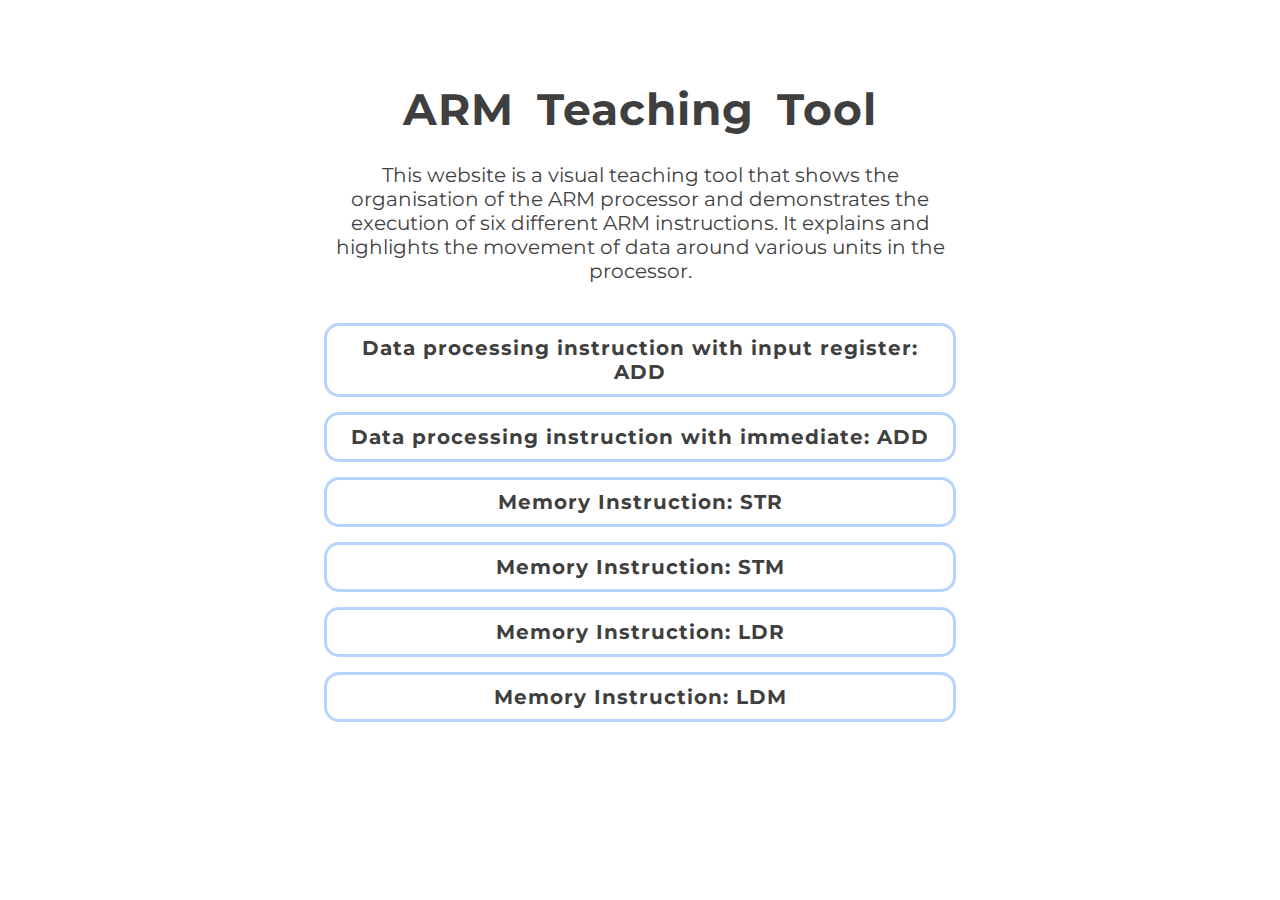
<file: index.html>
<!DOCTYPE html>
<html lang="en">

<head>
    <meta charset="UTF-8">
    <meta http-equiv="X-UA-Compatible" content="IE=edge">
    <meta name="viewport" content="width=device-width, initial-scale=1.0">
    <link rel="stylesheet" href="base.css">
    <link rel="stylesheet" href="https://use.fontawesome.com/releases/v5.15.2/css/all.css">
    <link href="https://fonts.googleapis.com/css2?family=Montserrat:wght@500;600;700;800;900&display=swap" rel="stylesheet">
    <title>Document</title>
</head>

<body>

    <div class="container">
    <h1 class="title">ARM Teaching Tool</h1>
     <p class="detail">This website is a visual teaching tool that shows the organisation of the ARM processor and demonstrates the execution of six different ARM instructions. It explains and highlights  the movement of data around various units in the processor. </p>   
        <a href="input_regi_rd_rn_rm.html" class="link">Data processing instruction with input register: ADD</a>
        <a href="immediate_rd_rn_2.html" class="link">Data processing instruction with immediate: ADD</a>
        <a href="str.html" class="link">Memory Instruction: STR</a>
        <a href="stm.html" class="link">Memory Instruction: STM</a>
        <a href="ldr.html" class="link">Memory Instruction: LDR</a>
        <a href="ldm.html" class="link">Memory Instruction: LDM</a>
    </div>

</body>

</html>
</file>
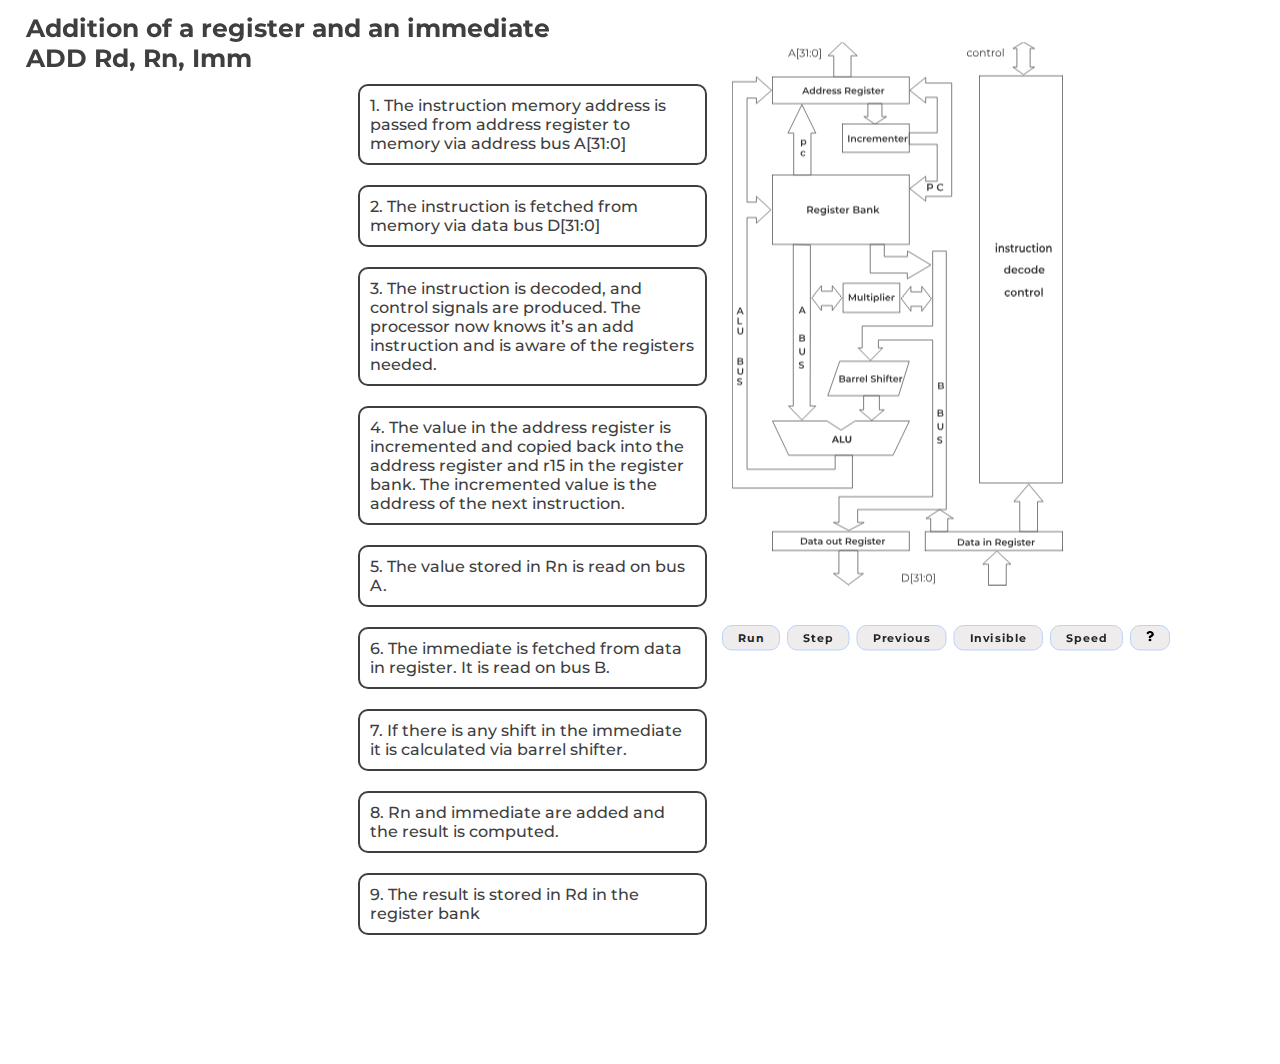
<file: immediate_rd_rn_2.html>
<!DOCTYPE html>
<html lang="en">

<head>
    <meta charset="UTF-8">
    <meta name="viewport" content="width=device-width, initial-scale=1.0">
    <title>.: FlowChart :.</title>
    <link rel="stylesheet" href="style.css">
    <link rel="preconnect" href="https://fonts.gstatic.com">
    <link href="https://fonts.googleapis.com/css2?family=Montserrat:wght@500;600;700;800;900&display=swap" rel="stylesheet">
</head>

<body>
<script type="text/javascript">
    var menuNum = 1;
</script>
    <div class="shader none" onclick="removeShade(this)"></div>
    <h4 class="title">Addition of a register and an immediate<br>ADD Rd, Rn, Imm
</h4>
    <div class="section_container">
        <div class="accordion_section">
            <div class="msgBoxBg"></div>
            <div id="messageBox" class="">
                <div id="step2_1" class="menuSteps">1. The instruction memory address is passed from address register to memory via address bus A[31:0]</div>
                <div id="step2_2" class="menuSteps">2. The instruction is fetched from memory via data bus D[31:0]</div>
                <div id="step2_3" class="menuSteps">3. The instruction is decoded, and control signals are produced. The processor now knows it’s an add instruction and is aware of the registers needed.</div>
                <div id="step2_4" class="menuSteps">4. The value in the address register is incremented and copied back into the address register and r15 in the register bank. The incremented value is the address of the next instruction.</div>
                <div id="step2_5" class="menuSteps">5. The value stored in Rn is read on bus A.</div>
                <div id="step2_6" class="menuSteps">6. The immediate is fetched from data in register. It is read on bus B.</div>
                <div id="step2_7" class="menuSteps">7. If there is any shift in the immediate it is calculated via barrel shifter.</div>
                <div id="step2_8" class="menuSteps">8. Rn and immediate are added and the result is computed.</div>
                <div id="step2_9" class="menuSteps">9. The result is stored in Rd in the register bank</div>
            </div>
        </div>

        <div class="flow_chart_sec">
            <div class="flow_chart animatable_chart">
                <div class="flow_chart_three nextStep">
                    <div class="flow_chart_nine_content">
                        <span class="text_bottom stepone hide hideImportant" id="d31" onclick="msgPop(this)">D[31:0]</span>
                        <div class="Control stepone hide hideImportant">control</div>
                        <span class="row_4_arrow stepone BgPink hide"></span>
                        <div class="row r4 stepone BgPink hide" id="instruction-decode" onclick="msgPop(this)">

                            <h2 class="stepone hide"> Instruction <br> Decode <br> Control </h2>

                        </div>
                        <span class="data_in_arrow stepone BgPink hide"></span>

                        <input type="button" value="Data In Register" class="r_bb7 stepone BgPink hide" id="data-in" onclick="msgPop(this)">
                        <span class="arrow_dwn1 stepone BgPink hide"></span>

                        <span class="arrow_dwn10 stepnone BgPink hide"></span>
                    </div>
                </div>
                <div class="flow_chart_one">
                    <div class="flow_chart_one_content">
                        <span class="text_top steptwo hide hideImportant" id="a31" onclick="msgPop(this)">A[31:0]</span>
                        <span class="upper_arrow_f steptwo BgPink hide"></span>

                        <input type="button" value="Address Register" class="r_bb1 steptwo stepsix BgPink hide" id="address-register" onclick="msgPop(this)">
                        <span class="upper_arrow stepsix steptwofix BgPink hide"></span>
                    </div>
                    <div class="flow_chart_two_content">
                        <input type="button" value="Incrementer" class="r_bb2 stepsix steptwofix BgPink hide" id="incrementer" onclick="msgPop(this)">
                        <span class="f_c_t stepsix steptwofix BgPink hide"></span>
                    </div>
                    <div class="flow_chart_three_content">
                        <span class="lower_arrow1 stepnone BgPink hide">
                            <p class="stepnone hide">P<br>C</p>
                        </span>
                        <input type="button" value="Register Bank" class="r_bb3 steptwo BgPink hide" id="register_bank" onclick="msgPop(this)">
                        <span class="StraitLine stepfour BgPink hide"></span>

                        <span class="StraitLine_Arrow stepfour BgPink hide"></span>
                    </div>
                    
                    <div class="abus_straitline stepthree BgPink hide">
                        <p class="stepthree hide">A <br><br> B<br>U<br>S</p>
                    </div>
                    <div class="bank_arrow_2 stepthree BgPink hide">
                    </div>

                    <div class="flow_chart_five_content">
                        <input type="button" value="Multiply Register" class="r_bb4 stepnone BgPink hide">
                        <span class="r_bb44_arrow stepfour BgPink hide"></span>
                        <span class="r_bb56_arrow BgPink hide"></span>
                    </div>
                    <div class="flow_chart_six_content">
                        <input type="button" value="Barrel Shifter" class="r_bb4_4 stepfourr_bb56_arrow BgPink hide" id="barrel-shifter" onclick="msgPop(this)">
                        <span class="r_bb4_arrow stepfour BgPink hide"></span>
                    </div>
                    <div class="flow_chart_seven_content">
                        <input type="button" value="ALU" class="r_bb5 stepfive BgPink hide" id="ALU" onclick="msgPop(this)">
                        <span class="alu_arrow stepseven BgPink hide">
                        </span>
                        <span class="alu_arrow_overlap stepseven BgPink hide">
                        </span>
                        <span class="alu_arrow1 stepseven BgPink hide">
                        </span>
                        <span class="alu_arrow1_overlap stepseven BgPink hide">
                        </span>
                    </div>
                    <div class="flow_chart_eight_content ">
                        <input type="button" value="Data Out Register" class="r_bb6 stepnone BgPink hide" id="data-out" onclick="msgPop(this)">

                        <span class="arrow_dwn stepnone BgPink hide">
                        </span>
                    </div>
                 </div>
                 <div class="flow_chart_1_content">
                     <div class="row r5">
                         <!-- <div class="clip_4">
                         </div> -->
                         <span class="right_bar steptwo BgPink hide"></span>
  
                         <div class="clip_4in steptwo stepsix BgPink hide">
                         </div>
                         <div class="clip_4innnn stepseven BgDpPink hide">
                         </div>
                         <span class="right_bar_1 steptwo stepsix BgPink hide"><span class="stepsix hide">P C</span></span>
                         <div class="clip_4inn stepfour BgPink hide">
                         </div>
                       <div class="clip_4innn stepfour BgPink hide">
                             <p class="stepfour hide">B<br><br> B <br> U <br> S</p>
                        </div>
                        <div class="clip_4innn_overlap stepfour BgPink hide">
                            <p class="stepfour hide">B<br><br> B <br> U <br> S</p>
                        </div>
                        <span class="right_bar_22 stepfour BgPink hide"></span>
                        <span class="right_bar_22_overlap stepfour BgPink hide"></span>
                        <div class="clip_4inn_arm stepnone BgPink hide"></div>
                        <div class="clip_4inn_arrow stepnone BgPink hide"></div>
                        
                    </div>
                </div>
                
                <div class="flow_chart_left">
                    <span class="cl_path_1 stepnone BgPink hide"></span>
                    <span class="cl_path_2 stepseven BgPink hide"></span>
                    <div class="left_strait_line_1 BgPink hide"></div>
                    <div class="left_strait_line_2 BgPink hide">
                        <span class="alu stepseven hide"> A L U <span class="stepseven hide"><br><br><br>B U S</span></span>
                    </div>
                    <div class="left_strait_line_2_overlap BgPink hide">
                        <span class="alu_overlap stepseven hide"> A L U <span class="stepseven hide"><br><br><br>B U S</span></span>
                    </div>
                </div>
            </div>

            <div class="flow_chart"><img id="flowchart_img" src="flow-chart.svg"></div>
            <div class="flow_chart">
                <div class="icn-txt none">
                    <h1> This tour demonstrates the functionality of this tool</h1>
                    <button class="dismiss" onclick="dismiss()">Dismiss</button>
                    <button class="next1" onclick="next(1)">Next</button>
                    
                </div>
                <div class="pipeline-txt none">
                    <h1> This diagram shows the organisation of the ARM processor. It is the 3-stage pipeline ARM organisation</h1>
                    <button class="dismiss" onclick="dismiss()">Finish the tour</button>
                    <button class="back" onclick="tour_back(0)">Back</button>
                    <button class="next1" onclick="next(2)">Next</button>
                    
                </div>
                <div class="ARM-txt none">
                    <h1> These boxes provide explanation about  the execution of the instruction in the ARM processor</h1>
                    <button class="dismiss" onclick="dismiss()">Finish the tour</button>
                    <button class="back" onclick="tour_back(1)">Back</button>
                    <button class="next1" onclick="next(3)">Next</button>
                    
                </div>
                <div class="run-btn-txt none">
                    <h1> The run button starts the instruction execution. After you press run, a stop button will appear to halt the execution</h1>
                    <button class="dismiss" onclick="dismiss()">Finish the tour</button>
                    <button class="back" onclick="tour_back(2)">Back</button>
                    <button class="next1" onclick="next(4)">Next</button>
                    
                </div>
                <div class="step-btn-txt none ">
                    <h1> The step button goes through the instruction execution step by step</h1>
                    <button class="dismiss" onclick="dismiss()">Finish the tour</button>
                    <button class="back" onclick="tour_back(3)">Back</button>
                    <button class="next1" onclick="next(5)">Next</button>
                    
                </div>
                <div class="previous-btn-txt none">
                    <h1> The previous button goes back to the preceding step</h1>
                    <button class="dismiss" onclick="dismiss()">Finish the tour</button>
                    <button class="back" onclick="tour_back(4)">Back</button>
                    <button class="next1" onclick="next(6)">Next</button>
                    
                </div>
                <div class="invisible-btn-txt none">
                    <h1> The invisible button removes the background diagram of the processor and displays only the parts of the processor in use. After you press invisible, a visible button will appear to display the diagram again</h1>
                    <button class="dismiss" onclick="dismiss()">Finish the tour</button>
                    <button class="back" onclick="tour_back(5)">Back</button>
                    <button class="next1" onclick="next(7)">Next</button>
                    
                </div>
                <div class="speed-btn-txt none">
                    <h1> The invisible button removes the background diagram of the processor and displays only the parts of the processor in use. After you press invisible, a visible button will appear to display the diagram again</h1>
                    <button class="dismiss" onclick="dismiss()">Finish the tour</button>
                    <button class="back" onclick="tour_back(6)">Back</button>
                    <button class="next1" onclick="next(8)">Next</button>
                    
                </div>
                <div class="information-btn-txt none">
                    <h1> Press on the highlighted units to get further information about these components</h1>
                    <button class="next1 finish" onclick="dismiss()">Finish the tour</button>
                    <button class="back" onclick="tour_back(7)">Back</button>
                    
                </div>
                <div class="register_bank msgPop none">
                    <p><b>Register bank </b> has sixteen 32-bit memory locations called registers (R0 to R15). R15 is the Program Counter which stores the memory address of the next instruction to be executed.</p>
                </div>
                <div class="ALU msgPop none">
                    <p><b>ALU</b> which performs the arithmetic and logic functions required by the instruction set.
                    </p>
                </div>
                <div class="barrel-shifter msgPop none">
                    <p><b>Barrel</b> shifter which can shift and rotate one operand by any number of bits.
                    </p>
                </div>
                <div class="address-register msgPop none">
                    <p><b>Address register</b> selects and holds memory addresses.
                    </p>
                </div>
                <div class="incrementer msgPop none">
                    <p><b>Incrementer</b> used to generate sequential addresses when required.
                    </p>
                </div>
                <div class="data-out msgPop none">
                    <p><b>Data out register</b> which hold data passing from the processor to the memory 
                    </p>
                </div>
                <div class="data-in msgPop none">
                    <p><b>Data in registers</b> which hold data passing from the memory to the processor
                    </p>
                </div>
                <div class="instruction-decode msgPop none">
                    <p><b>instruction decode and control
                    </b> decodes machine instruction into control signals for the datapath</p>
                </div>
                <div class="a31 msgPop none">
                    <p><b>Addrress Bus
                    </b> Address bus is a one-way path from processor to memory which specifies the location of the memory element being accessed</p>
                </div>
                <div class="d31 msgPop none">
                    <p><b>Data Bus
                    </b> Data bus is a two-way path between processor and memory which transfers data</p>
                </div>
                <div class="btns">
                    <input type="button" value="Run" class="btnForm" id="btnRun" onclick="run();">
                    <input type="button" value="Step" class="btnForm" id="btnStep" onclick="steps();">
                    <input type="button" value="Previous" class="btnForm" id="btnBack" onclick="back();">
                    <input type="button" value="Invisible" class="btnForm" id="btnInvisible" onclick="visibility();">
                    <button class="speed btnForm" onclick="speed(0)">Speed</button>
                    <button class="btnForm"  onclick="next(0)">
                        <img src="question-solid.svg" class="help-icn" alt="help">
                    </button>
                    <div class="speed_btn none">
                        <button class="btnForm" onclick="speed(1)">slow</button>
                        <button class="btnForm" onclick="speed(2)">medium</button>
                        <button class="btnForm" onclick="speed(3)">fast</button>
                    </div>
                </div>
                <div class="btns" style="display: none;">
                    <div class="row r2">
                        <form class="r2_form">
                            <input type="button" value="Stop" class="btnForm" id="btnStop" onclick="stop();">
                        </form>
                    </div>
                </div>
            </div>
        </div>
        

    </div>
    
    <script type="text/javascript" src="script.js"></script>
</body>
</html>
</file>
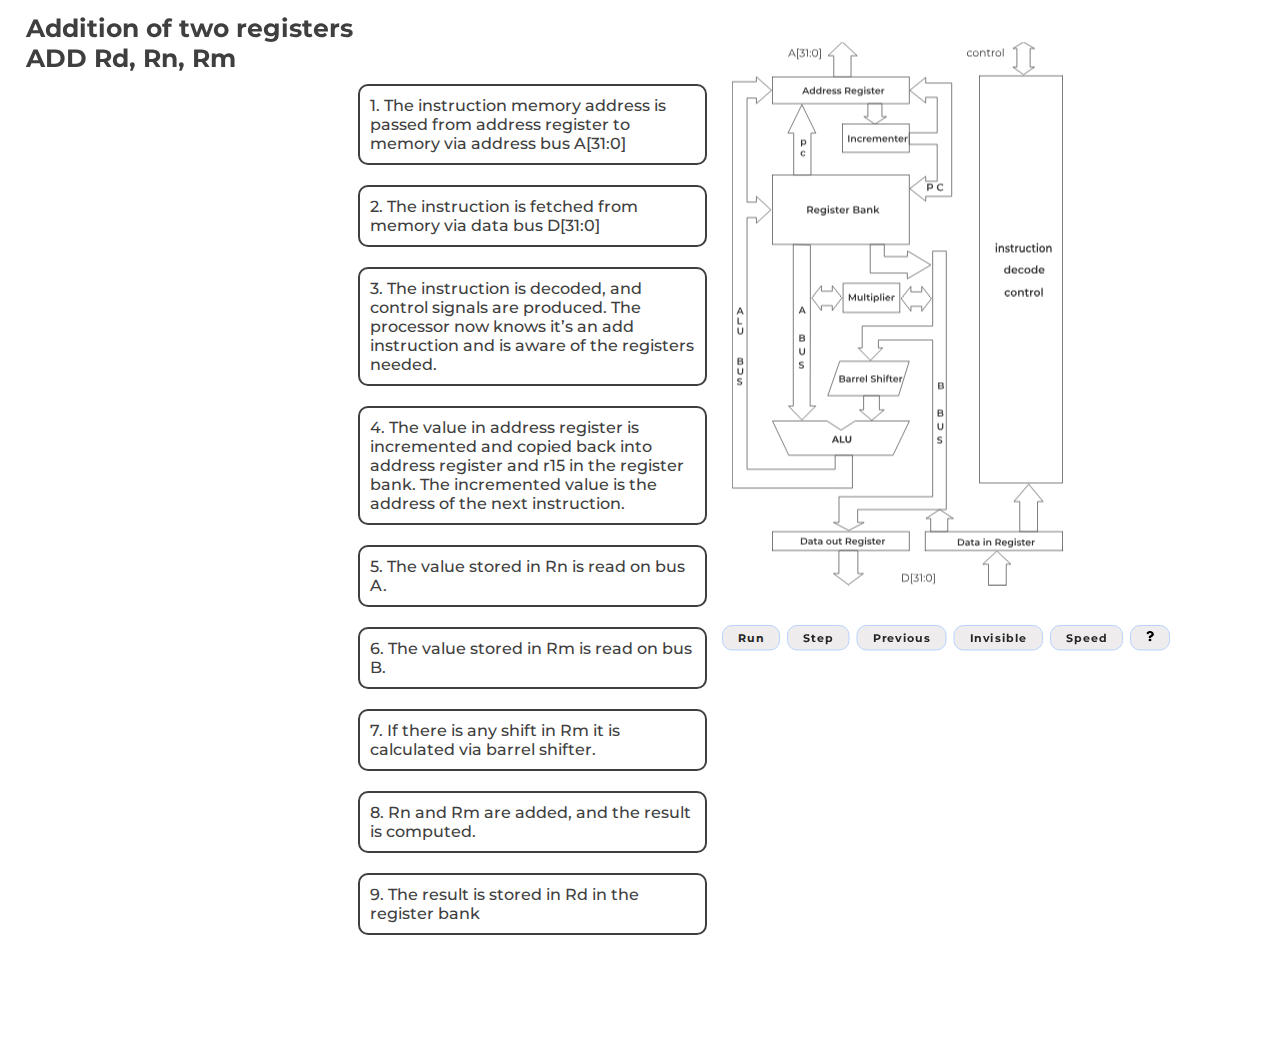
<file: input_regi_rd_rn_rm.html>
<!DOCTYPE html>
<html lang="en">

<head>
    <meta charset="UTF-8">
    <meta name="viewport" content="width=device-width, initial-scale=1.0">
    <title>.: FlowChart :.</title>
    <link rel="stylesheet" href="style.css">
    <link rel="preconnect" href="https://fonts.gstatic.com">
    <link href="https://fonts.googleapis.com/css2?family=Montserrat:wght@500;600;700;800;900&display=swap" rel="stylesheet">
</head>

<body>
<script type="text/javascript">
    var menuNum = 0;
</script>
    <div class="shader none" onclick="removeShade(this)"></div>
    <h4 class="title">Addition of two registers<br>ADD Rd, Rn, Rm
</h4>
    <div class="section_container">
        <div class="accordion_section">
            <div class="msgBoxBg"></div>
            <div id="messageBox" class="">
                <div id="step1_1" class="menuSteps">1. The instruction memory address is passed from address register to memory via address bus A[31:0]</div>
                <div id="step1_2" class="menuSteps">2. The instruction is fetched from memory via data bus D[31:0]</div>
                <div id="step1_3" class="menuSteps">3. The instruction is decoded, and control signals are produced. The processor now knows it’s an add instruction and is aware of the registers needed.</div>
                <div id="step1_4" class="menuSteps">4. The value in address register is incremented and copied back into address register and r15 in the register bank. The incremented value is the address of the next instruction.</div>
                <div id="step1_5" class="menuSteps">5. The value stored in Rn is read on bus A.</div>
                <div id="step1_6" class="menuSteps">6. The value stored in Rm is read on bus B.</div>
                <div id="step1_7" class="menuSteps">7. If there is any shift in Rm it is calculated via barrel shifter.</div>
                <div id="step1_8" class="menuSteps">8. Rn and Rm are added, and the result is computed.</div>
                <div id="step1_9" class="menuSteps">9. The result is stored in Rd in the register bank</div>
            </div>
        </div>

        <div class="flow_chart_sec">
            <div class="flow_chart animatable_chart">
                <div class="flow_chart_three nextStep">
                    <div class="flow_chart_nine_content">
                        <span class="text_bottom stepone hide hideImportant" id="d31" onclick="msgPop(this)">D[31:0]</span>
                        <div class="Control stepone hide hideImportant">control</div>
                        <span class="row_4_arrow stepone BgPink hide"></span>
                        <div class="row r4 stepone BgPink hide" id="instruction-decode" onclick="msgPop(this)">

                            <h2 class="stepone hide"> Instruction <br> Decode <br> Control </h2>

                        </div>
                        <span class="data_in_arrow stepone BgPink hide"></span>

                        <input type="button" value="Data In Register" class="r_bb7 stepone BgPink hide" id="data-in" onclick="msgPop(this)">
                        <span class="arrow_dwn1 stepone BgPink hide"></span>

                        <span class="arrow_dwn10 stepnone BgPink hide"></span>
                    </div>
                </div>
                <div class="flow_chart_one">
                    <div class="flow_chart_one_content">
                        <span class="text_top steptwo hide hideImportant" id="a31" onclick="msgPop(this)">A[31:0]</span>
                        <span class="upper_arrow_f steptwo BgPink hide"></span>

                        <input type="button" value="Address Register" class="r_bb1 steptwo stepsix BgPink hide" id="address-register" onclick="msgPop(this)">
                        <span class="upper_arrow stepsix steptwofix BgPink hide"></span>
                    </div>
                    <div class="flow_chart_two_content">
                        <input type="button" value="Incrementer" class="r_bb2 stepsix steptwofix BgPink hide" id="incrementer" onclick="msgPop(this)">
                        <span class="f_c_t stepsix steptwofix BgPink hide"></span>
                    </div>
                    <div class="flow_chart_three_content">
                        <span class="lower_arrow1 stepnone BgPink hide">
                            <p class="stepnone hide">P<br>C</p>
                        </span>
                        <input type="button" value="Register Bank" class="r_bb3 steptwo BgPink hide" id="register_bank" onclick="msgPop(this)">
                        <span class="StraitLine stepfour BgPink hide"></span>

                        <span class="StraitLine_Arrow stepfour BgPink hide"></span>
                    </div>
                    
                    <div class="abus_straitline stepthree BgPink hide">
                        <p class="stepthree hide">A <br><br> B<br>U<br>S</p>
                    </div>
                    <div class="bank_arrow_2 stepthree BgPink hide">
                    </div>

                    <div class="flow_chart_five_content">
                        <input type="button" value="Multiply Register" class="r_bb4 stepnone BgPink hide">
                        <span class="r_bb44_arrow stepfour BgPink hide"></span>
                        <span class="r_bb56_arrow BgPink hide"></span>
                    </div>
                    <div class="flow_chart_six_content">
                        <input type="button" value="Barrel Shifter" class="r_bb4_4 stepfourr_bb56_arrow BgPink hide" id="barrel-shifter" onclick="msgPop(this)">
                        <span class="r_bb4_arrow stepfour BgPink hide"></span>
                    </div>
                    <div class="flow_chart_seven_content">
                        <input type="button" value="ALU" class="r_bb5 stepfive BgPink hide" id="ALU" onclick="msgPop(this)">
                        <span class="alu_arrow stepseven BgPink hide">
                        </span>
                        <span class="alu_arrow_overlap stepseven BgPink hide">
                        </span>
                        <span class="alu_arrow1 stepseven BgPink hide">
                        </span>
                        <span class="alu_arrow1_overlap stepseven BgPink hide">
                        </span>
                    </div>
                    <div class="flow_chart_eight_content ">
                        <input type="button" value="Data Out Register" class="r_bb6 stepnone BgPink hide" id="data-out" onclick="msgPop(this)">

                        <span class="arrow_dwn stepnone BgPink hide">
                        </span>
                    </div>
                 </div>
                 <div class="flow_chart_1_content">
                     <div class="row r5">
                         <!-- <div class="clip_4">
                         </div> -->
                         <span class="right_bar steptwo BgPink hide"></span>
  
                         <div class="clip_4in steptwo stepsix BgPink hide">
                         </div>
                         <div class="clip_4innnn stepseven BgDpPink hide">
                         </div>
                         <span class="right_bar_1 steptwo stepsix BgPink hide"><span class="stepsix hide">P C</span></span>
                         <div class="clip_4inn stepfour BgPink hide">
                         </div>
                       <div class="clip_4innn stepfour BgPink hide">
                             <p class="stepfour hide">B<br><br> B <br> U <br> S</p>
                        </div>
                        <div class="clip_4innn_overlap stepfour BgPink hide">
                            <p class="stepfour hide">B<br><br> B <br> U <br> S</p>
                        </div>
                        <span class="right_bar_22 stepfour BgPink hide"></span>
                        <span class="right_bar_22_overlap stepfour BgPink hide"></span>
                        <div class="clip_4inn_arm stepnone BgPink hide"></div>
                        <div class="clip_4inn_arrow stepnone BgPink hide"></div>
                        
                    </div>
                </div>
                
                <div class="flow_chart_left">
                    <span class="cl_path_1 stepnone BgPink hide"></span>
                    <span class="cl_path_2 stepseven BgPink hide"></span>
                    <div class="left_strait_line_1 BgPink hide"></div>
                    <div class="left_strait_line_2 BgPink hide">
                        <span class="alu stepseven hide"> A L U <span class="stepseven hide"><br><br><br>B U S</span></span>
                    </div>
                    <div class="left_strait_line_2_overlap BgPink hide">
                        <span class="alu_overlap stepseven hide"> A L U <span class="stepseven hide"><br><br><br>B U S</span></span>
                    </div>
                </div>
            </div>

            <div class="flow_chart"><img id="flowchart_img" src="flow-chart.svg"></div>
            <div class="flow_chart">
                <div class="icn-txt none">
                    <h1> This tour demonstrates the functionality of this tool</h1>
                    <button class="dismiss" onclick="dismiss()">Dismiss</button>
                    <button class="next1" onclick="next(1)">Next</button>
                    
                </div>
                <div class="pipeline-txt none">
                    <h1> This diagram shows the organisation of the ARM processor. It is the 3-stage pipeline ARM organisation</h1>
                    <button class="dismiss" onclick="dismiss()">Finish the tour</button>
                    <button class="back" onclick="tour_back(0)">Back</button>
                    <button class="next1" onclick="next(2)">Next</button>
                    
                </div>
                <div class="ARM-txt none">
                    <h1> These boxes provide explanation about  the execution of the instruction in the ARM processor</h1>
                    <button class="dismiss" onclick="dismiss()">Finish the tour</button>
                    <button class="back" onclick="tour_back(1)">Back</button>
                    <button class="next1" onclick="next(3)">Next</button>
                    
                </div>
                <div class="run-btn-txt none">
                    <h1> The run button starts the instruction execution. After you press run, a stop button will appear to halt the execution</h1>
                    <button class="dismiss" onclick="dismiss()">Finish the tour</button>
                    <button class="back" onclick="tour_back(2)">Back</button>
                    <button class="next1" onclick="next(4)">Next</button>
                    
                </div>
                <div class="step-btn-txt none ">
                    <h1> The step button goes through the instruction execution step by step</h1>
                    <button class="dismiss" onclick="dismiss()">Finish the tour</button>
                    <button class="back" onclick="tour_back(3)">Back</button>
                    <button class="next1" onclick="next(5)">Next</button>
                    
                </div>
                <div class="previous-btn-txt none">
                    <h1> The previous button goes back to the preceding step</h1>
                    <button class="dismiss" onclick="dismiss()">Finish the tour</button>
                    <button class="back" onclick="tour_back(4)">Back</button>
                    <button class="next1" onclick="next(6)">Next</button>
                    
                </div>
                <div class="invisible-btn-txt none">
                    <h1> The invisible button removes the background diagram of the processor and displays only the parts of the processor in use. After you press invisible, a visible button will appear to display the diagram again</h1>
                    <button class="dismiss" onclick="dismiss()">Finish the tour</button>
                    <button class="back" onclick="tour_back(5)">Back</button>
                    <button class="next1" onclick="next(7)">Next</button>
                    
                </div>
                <div class="speed-btn-txt none">
                    <h1> The invisible button removes the background diagram of the processor and displays only the parts of the processor in use. After you press invisible, a visible button will appear to display the diagram again</h1>
                    <button class="dismiss" onclick="dismiss()">Finish the tour</button>
                    <button class="back" onclick="tour_back(6)">Back</button>
                    <button class="next1" onclick="next(8)">Next</button>
                    
                </div>
                <div class="information-btn-txt none">
                    <h1> Press on the highlighted units to get further information about these components</h1>
                    <button class="next1 finish" onclick="dismiss()">Finish the tour</button>
                    <button class="back" onclick="tour_back(7)">Back</button>
                    
                </div>
                <div class="register_bank msgPop none">
                    <p><b>Register bank </b> has sixteen 32-bit memory locations called registers (R0 to R15). R15 is the Program Counter which stores the memory address of the next instruction to be executed.</p>
                </div>
                <div class="ALU msgPop none">
                    <p><b>ALU</b> which performs the arithmetic and logic functions required by the instruction set.
                    </p>
                </div>
                <div class="barrel-shifter msgPop none">
                    <p><b>Barrel</b> shifter which can shift and rotate one operand by any number of bits.
                    </p>
                </div>
                <div class="address-register msgPop none">
                    <p><b>Address register</b> selects and holds memory addresses.
                    </p>
                </div>
                <div class="incrementer msgPop none">
                    <p><b>Incrementer</b> used to generate sequential addresses when required.
                    </p>
                </div>
                <div class="data-out msgPop none">
                    <p><b>Data out register</b> which hold data passing from the processor to the memory 
                    </p>
                </div>
                <div class="data-in msgPop none">
                    <p><b>Data in registers</b> which hold data passing from the memory to the processor
                    </p>
                </div>
                <div class="instruction-decode msgPop none">
                    <p><b>instruction decode and control
                    </b> decodes machine instruction into control signals for the datapath</p>
                </div>
                <div class="a31 msgPop none">
                    <p><b>Addrress Bus
                    </b> Address bus is a one-way path from processor to memory which specifies the location of the memory element being accessed</p>
                </div>
                <div class="d31 msgPop none">
                    <p><b>Data Bus
                    </b> Data bus is a two-way path between processor and memory which transfers data</p>
                </div>
                <div class="btns">
                    <input type="button" value="Run" class="btnForm" id="btnRun" onclick="run();">
                    <input type="button" value="Step" class="btnForm" id="btnStep" onclick="steps();">
                    <input type="button" value="Previous" class="btnForm" id="btnBack" onclick="back();">
                    <input type="button" value="Invisible" class="btnForm" id="btnInvisible" onclick="visibility();">
                    <button class="speed btnForm" onclick="speed(0)">Speed</button>
                    <button class="btnForm"  onclick="next(0)">
                        <img src="question-solid.svg" class="help-icn" alt="help">
                    </button>
                    <div class="speed_btn none">
                        <button class="btnForm" onclick="speed(1)">slow</button>
                        <button class="btnForm" onclick="speed(2)">medium</button>
                        <button class="btnForm" onclick="speed(3)">fast</button>
                    </div>
                </div>
                <div class="btns" style="display: none;">
                    <div class="row r2">
                        <form class="r2_form">
                            <input type="button" value="Stop" class="btnForm" id="btnStop" onclick="stop();">
                        </form>
                    </div>
                </div>
            </div>
        </div>
        

    </div>
    
    <script type="text/javascript" src="script.js"></script>
</body>
</html>
</file>
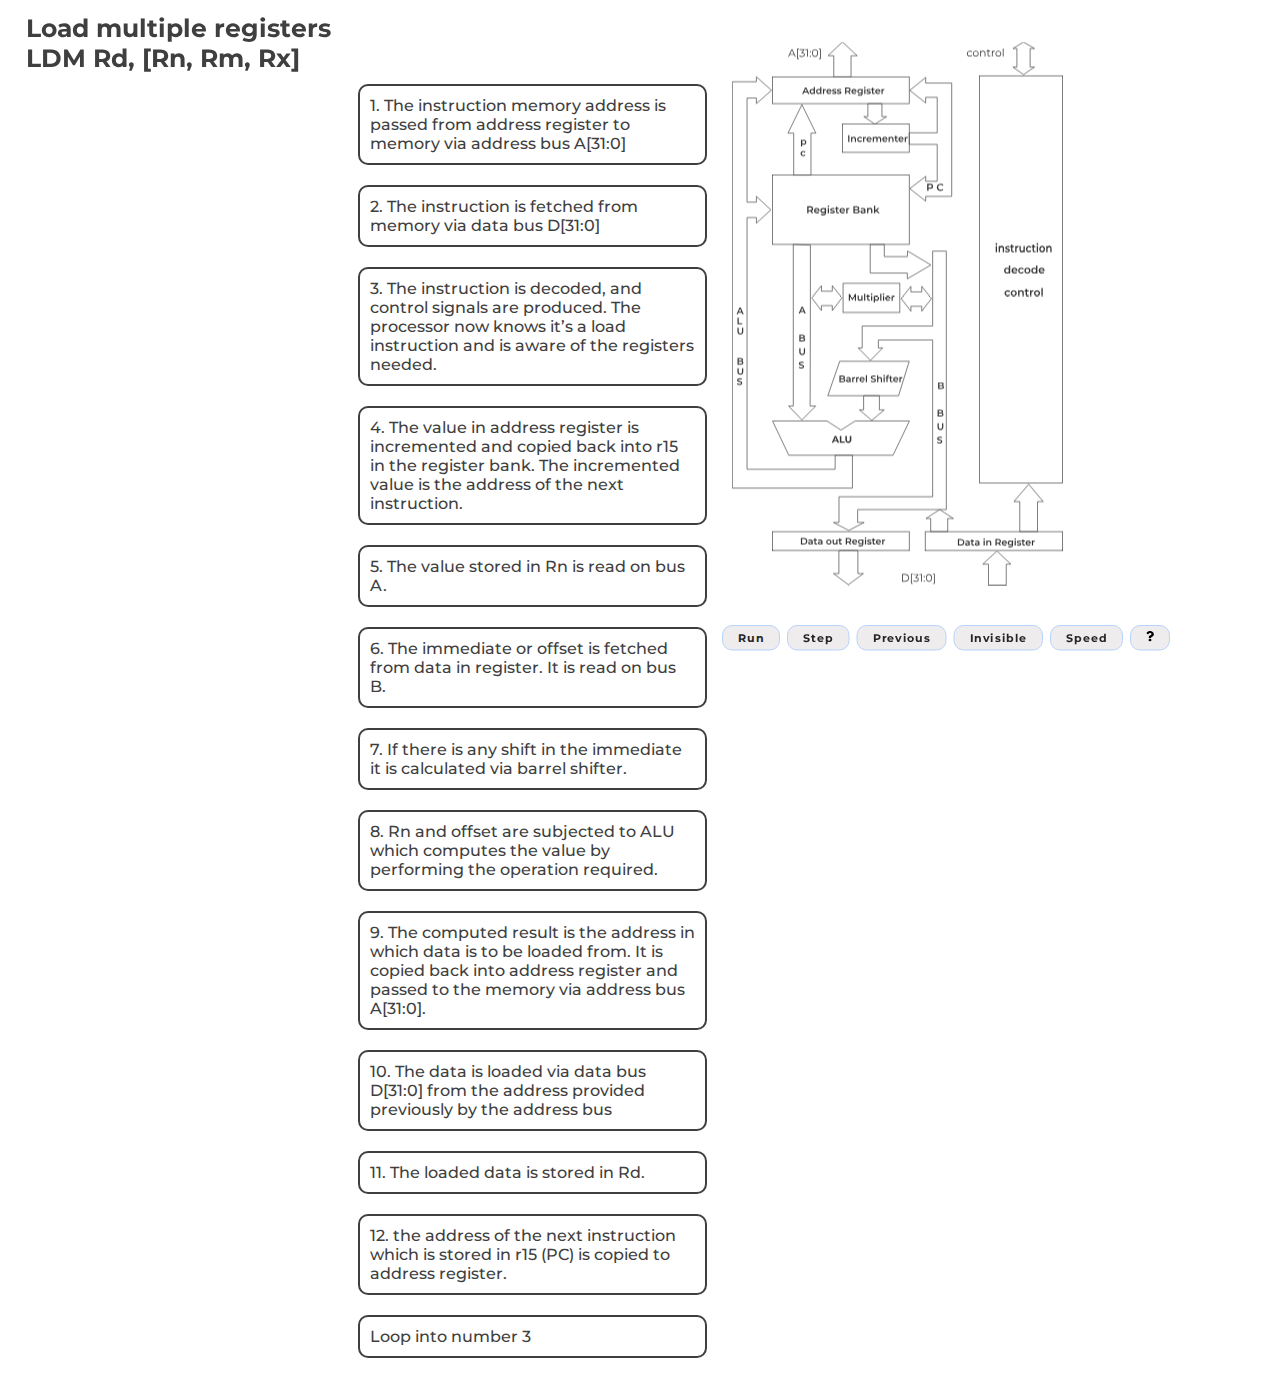
<file: ldm.html>
<!DOCTYPE html>
<html lang="en">

<head>
    <meta charset="UTF-8">
    <meta name="viewport" content="width=device-width, initial-scale=1.0">
    <title>.: FlowChart :.</title>
    <link rel="stylesheet" href="style.css">
    <link rel="preconnect" href="https://fonts.gstatic.com">
    <link href="https://fonts.googleapis.com/css2?family=Montserrat:wght@500;600;700;800;900&display=swap" rel="stylesheet">
</head>

<body>
<script type="text/javascript">
    var menuNum = 5;
</script>
<h4 class="title">Load multiple registers <br>
    LDM Rd, [Rn, Rm, Rx]    
    </h4>
    <div class="shader none" onclick="removeShade(this)"></div>
    <div class="section_container">
        <div class="accordion_section">
            <div class="msgBoxBg"></div>
            <div id="messageBox" class="">
                <div id="step6_1" class="menuSteps">1. The instruction memory address is passed from address register to memory via address bus A[31:0]</div>
                <div id="step6_2" class="menuSteps">2. The instruction is fetched from memory via data bus D[31:0]​</div>
                <div id="step6_3" class="menuSteps">3. The instruction is decoded, and control signals are produced. The processor now knows it’s a load instruction and is aware of the registers needed.</div>
                <div id="step6_4" class="menuSteps">4. The value in address register is incremented and copied back into r15 in the register bank. The incremented value is the address of the next instruction.</div>
                <div id="step6_5" class="menuSteps">5. The value stored in Rn is read on bus A.</div>
                <div id="step6_6" class="menuSteps">6. The immediate or offset is fetched from data in register. It is read on bus B.</div>
                <div id="step6_7" class="menuSteps">7. If there is any shift in the immediate it is calculated via barrel shifter.</div>
                <div id="step6_8" class="menuSteps">8. Rn and offset are subjected to ALU which computes the value by performing the operation required.</div>
                <div id="step6_9" class="menuSteps">9. The computed result is the address in which data is to be loaded from. It is copied back into address register and passed to the memory via address bus A[31:0].</div>
                <div id="step6_10" class="menuSteps">10. The data is loaded via data bus D[31:0] from the address provided previously by the address bus​</div>
                <div id="step6_11" class="menuSteps">11. The loaded data is stored in Rd.</div>
                <div id="step6_12" class="menuSteps">12. the address of the next instruction which is stored in r15 (PC) is copied to address register.</div>
                <div id="step6_13" class="menuSteps">Loop into number 3</div>
            </div>
        </div>

        <div class="flow_chart_sec">
            <div class="flow_chart animatable_chart">
                <div class="flow_chart_three nextStep">
                    <div class="flow_chart_nine_content">
                        <span class="text_bottom stepone hide hideImportant" id="d31" onclick="msgPop(this)">D[31:0]</span>
                        <div class="Control stepone hide hideImportant">control</div>
                        <span class="row_4_arrow stepone BgPink hide"></span>
                        <div class="row r4 stepone BgPink hide" id="instruction-decode" onclick="msgPop(this)">

                            <h2 class="stepone hide"> Instruction <br> Decode <br> Control </h2>

                        </div>
                        <span class="data_in_arrow stepone BgPink hide"></span>

                        <input type="button" value="Data In Register" class="r_bb7 stepone BgPink hide" id="data-in" onclick="msgPop(this)">
                        <span class="arrow_dwn1 stepone BgPink hide"></span>

                        <span class="arrow_dwn10 stepnone BgPink hide"></span>
                    </div>
                </div>
                <div class="flow_chart_one">
                    <div class="flow_chart_one_content">
                        <span class="text_top steptwo hide hideImportant" id="a31" onclick="msgPop(this)">A[31:0]</span>
                        <span class="upper_arrow_f steptwo BgPink hide"></span>

                        <input type="button" value="Address Register" class="r_bb1 steptwo stepsix BgPink hide" id="address-register" onclick="msgPop(this)">
                        <span class="upper_arrow stepsix steptwofix BgPink hide"></span>
                    </div>
                    <div class="flow_chart_two_content">
                        <input type="button" value="Incrementer" class="r_bb2 stepsix steptwofix BgPink hide" id="incrementer" onclick="msgPop(this)">
                        <span class="f_c_t stepsix steptwofix BgPink hide"></span>
                    </div>
                    <div class="flow_chart_three_content">
                        <span class="lower_arrow1 stepnone BgPink hide">
                            <p class="stepnone hide">P<br>C</p>
                        </span>
                        <input type="button" value="Register Bank" class="r_bb3 steptwo BgPink hide" id="register_bank" onclick="msgPop(this)">
                        <span class="StraitLine stepfour BgPink hide"></span>

                        <span class="StraitLine_Arrow stepfour BgPink hide"></span>
                    </div>
                    
                    <div class="abus_straitline stepthree BgPink hide">
                        <p class="stepthree hide">A <br><br> B<br>U<br>S</p>
                    </div>
                    <div class="bank_arrow_2 stepthree BgPink hide">
                    </div>

                    <div class="flow_chart_five_content">
                        <input type="button" value="Multiply Register" class="r_bb4 stepnone BgPink hide">
                        <span class="r_bb44_arrow stepfour BgPink hide"></span>
                        <span class="r_bb56_arrow BgPink hide"></span>
                    </div>
                    <div class="flow_chart_six_content">
                        <input type="button" value="Barrel Shifter" class="r_bb4_4 stepfourr_bb56_arrow BgPink hide" id="barrel-shifter" onclick="msgPop(this)">
                        <span class="r_bb4_arrow stepfour BgPink hide"></span>
                    </div>
                    <div class="flow_chart_seven_content">
                        <input type="button" value="ALU" class="r_bb5 stepfive BgPink hide" id="ALU" onclick="msgPop(this)">
                        <span class="alu_arrow stepseven BgPink hide">
                        </span>
                        <span class="alu_arrow_overlap stepseven BgPink hide">
                        </span>
                        <span class="alu_arrow1 stepseven BgPink hide">
                        </span>
                        <span class="alu_arrow1_overlap stepseven BgPink hide">
                        </span>
                    </div>
                    <div class="flow_chart_eight_content ">
                        <input type="button" value="Data Out Register" class="r_bb6 stepnone BgPink hide" id="data-out" onclick="msgPop(this)">

                        <span class="arrow_dwn stepnone BgPink hide">
                        </span>
                    </div>
                 </div>
                 <div class="flow_chart_1_content">
                     <div class="row r5">
                         <!-- <div class="clip_4">
                         </div> -->
                         <span class="right_bar steptwo BgPink hide"></span>
  
                         <div class="clip_4in steptwo stepsix BgPink hide">
                         </div>
                         <div class="clip_4innnn stepseven BgDpPink hide">
                         </div>
                         <span class="right_bar_1 steptwo stepsix BgPink hide"><span class="stepsix hide">P C</span></span>
                         <div class="clip_4inn stepfour BgPink hide">
                         </div>
                       <div class="clip_4innn stepfour BgPink hide">
                             <p class="stepfour hide">B<br><br> B <br> U <br> S</p>
                        </div>
                        <div class="clip_4innn_overlap stepfour BgPink hide">
                            <p class="stepfour hide">B<br><br> B <br> U <br> S</p>
                        </div>
                        <span class="right_bar_22 stepfour BgPink hide"></span>
                        <span class="right_bar_22_overlap stepfour BgPink hide"></span>
                        <div class="clip_4inn_arm stepnone BgPink hide"></div>
                        <div class="clip_4inn_arrow stepnone BgPink hide"></div>
                        
                    </div>
                </div>
                
                <div class="flow_chart_left">
                    <span class="cl_path_1 stepnone BgPink hide"></span>
                    <span class="cl_path_2 stepseven BgPink hide"></span>
                    <div class="left_strait_line_1 BgPink hide"></div>
                    <div class="left_strait_line_2 BgPink hide">
                        <span class="alu stepseven hide"> A L U <span class="stepseven hide"><br><br><br>B U S</span></span>
                    </div>
                    <div class="left_strait_line_2_overlap BgPink hide">
                        <span class="alu_overlap stepseven hide"> A L U <span class="stepseven hide"><br><br><br>B U S</span></span>
                    </div>
                </div>
            </div>

            <div class="flow_chart"><img id="flowchart_img" src="flow-chart.svg"></div>
            <div class="flow_chart">
                <div class="icn-txt none">
                    <h1> This tour demonstrates the functionality of this tool</h1>
                    <button class="dismiss" onclick="dismiss()">Dismiss</button>
                    <button class="next1" onclick="next(1)">Next</button>
                    
                </div>
                <div class="pipeline-txt none">
                    <h1> This diagram shows the organisation of the ARM processor. It is the 3-stage pipeline ARM organisation</h1>
                    <button class="dismiss" onclick="dismiss()">Finish the tour</button>
                    <button class="back" onclick="tour_back(0)">Back</button>
                    <button class="next1" onclick="next(2)">Next</button>
                    
                </div>
                <div class="ARM-txt none">
                    <h1> These boxes provide explanation about  the execution of the instruction in the ARM processor</h1>
                    <button class="dismiss" onclick="dismiss()">Finish the tour</button>
                    <button class="back" onclick="tour_back(1)">Back</button>
                    <button class="next1" onclick="next(3)">Next</button>
                    
                </div>
                <div class="run-btn-txt none">
                    <h1> The run button starts the instruction execution. After you press run, a stop button will appear to halt the execution</h1>
                    <button class="dismiss" onclick="dismiss()">Finish the tour</button>
                    <button class="back" onclick="tour_back(2)">Back</button>
                    <button class="next1" onclick="next(4)">Next</button>
                    
                </div>
                <div class="step-btn-txt none ">
                    <h1> The step button goes through the instruction execution step by step</h1>
                    <button class="dismiss" onclick="dismiss()">Finish the tour</button>
                    <button class="back" onclick="tour_back(3)">Back</button>
                    <button class="next1" onclick="next(5)">Next</button>
                    
                </div>
                <div class="previous-btn-txt none">
                    <h1> The previous button goes back to the preceding step</h1>
                    <button class="dismiss" onclick="dismiss()">Finish the tour</button>
                    <button class="back" onclick="tour_back(4)">Back</button>
                    <button class="next1" onclick="next(6)">Next</button>
                    
                </div>
                <div class="invisible-btn-txt none">
                    <h1> The invisible button removes the background diagram of the processor and displays only the parts of the processor in use. After you press invisible, a visible button will appear to display the diagram again</h1>
                    <button class="dismiss" onclick="dismiss()">Finish the tour</button>
                    <button class="back" onclick="tour_back(5)">Back</button>
                    <button class="next1" onclick="next(7)">Next</button>
                    
                </div>
                <div class="speed-btn-txt none">
                    <h1> The invisible button removes the background diagram of the processor and displays only the parts of the processor in use. After you press invisible, a visible button will appear to display the diagram again</h1>
                    <button class="dismiss" onclick="dismiss()">Finish the tour</button>
                    <button class="back" onclick="tour_back(6)">Back</button>
                    <button class="next1" onclick="next(8)">Next</button>
                    
                </div>
                <div class="information-btn-txt none">
                    <h1> Press on the highlighted units to get further information about these components</h1>
                    <button class="next1 finish" onclick="dismiss()">Finish the tour</button>
                    <button class="back" onclick="tour_back(7)">Back</button>
                    
                </div>
                <div class="register_bank msgPop none">
                    <p><b>Register bank </b> has sixteen 32-bit memory locations called registers (R0 to R15). R15 is the Program Counter which stores the memory address of the next instruction to be executed.</p>
                </div>
                <div class="ALU msgPop none">
                    <p><b>ALU</b> which performs the arithmetic and logic functions required by the instruction set.
                    </p>
                </div>
                <div class="barrel-shifter msgPop none">
                    <p><b>Barrel</b> shifter which can shift and rotate one operand by any number of bits.
                    </p>
                </div>
                <div class="address-register msgPop none">
                    <p><b>Address register</b> selects and holds memory addresses.
                    </p>
                </div>
                <div class="incrementer msgPop none">
                    <p><b>Incrementer</b> used to generate sequential addresses when required.
                    </p>
                </div>
                <div class="data-out msgPop none">
                    <p><b>Data out register</b> which hold data passing from the processor to the memory 
                    </p>
                </div>
                <div class="data-in msgPop none">
                    <p><b>Data in registers</b> which hold data passing from the memory to the processor
                    </p>
                </div>
                <div class="instruction-decode msgPop none">
                    <p><b>instruction decode and control
                    </b> decodes machine instruction into control signals for the datapath</p>
                </div>
                <div class="a31 msgPop none">
                    <p><b>Addrress Bus
                    </b> Address bus is a one-way path from processor to memory which specifies the location of the memory element being accessed</p>
                </div>
                <div class="d31 msgPop none">
                    <p><b>Data Bus
                    </b> Data bus is a two-way path between processor and memory which transfers data</p>
                </div>
                <div class="btns">
                    <input type="button" value="Run" class="btnForm" id="btnRun" onclick="run();">
                    <input type="button" value="Step" class="btnForm" id="btnStep" onclick="steps();">
                    <input type="button" value="Previous" class="btnForm" id="btnBack" onclick="back();">
                    <input type="button" value="Invisible" class="btnForm" id="btnInvisible" onclick="visibility();">
                    <button class="speed btnForm" onclick="speed(0)">Speed</button>
                    <button class="btnForm"  onclick="next(0)">
                        <img src="question-solid.svg" class="help-icn" alt="help">
                    </button>
                    <div class="speed_btn none">
                        <button class="btnForm" onclick="speed(1)">slow</button>
                        <button class="btnForm" onclick="speed(2)">medium</button>
                        <button class="btnForm" onclick="speed(3)">fast</button>
                    </div>
                </div>
                <div class="btns" style="display: none;">
                    <div class="row r2">
                        <form class="r2_form">
                            <input type="button" value="Stop" class="btnForm" id="btnStop" onclick="stop();">
                        </form>
                    </div>
                </div>
            </div>
        </div>
        

    </div>
    
    <script type="text/javascript" src="script.js"></script>
</body>
</html>
</file>
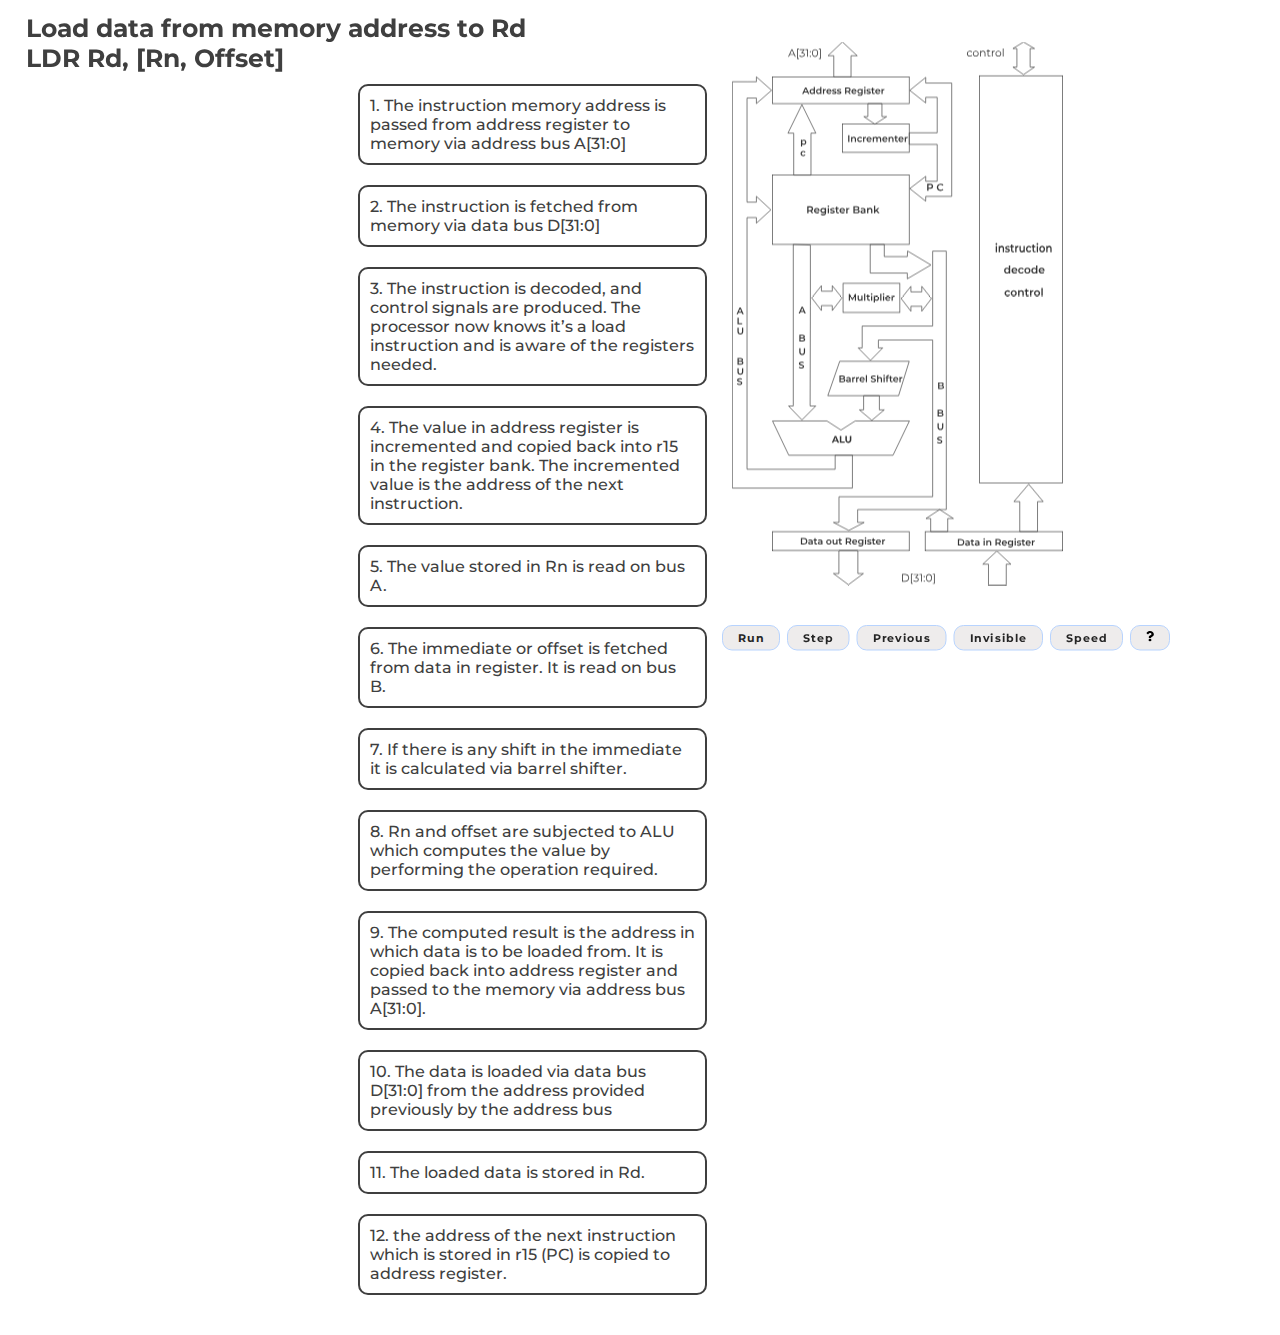
<file: ldr.html>
<!DOCTYPE html>
<html lang="en">

<head>
    <meta charset="UTF-8">
    <meta name="viewport" content="width=device-width, initial-scale=1.0">
    <title>.: FlowChart :.</title>
    <link rel="stylesheet" href="style.css">
    <link rel="preconnect" href="https://fonts.gstatic.com">
    <link href="https://fonts.googleapis.com/css2?family=Montserrat:wght@500;600;700;800;900&display=swap" rel="stylesheet">
</head>

<body>
<script type="text/javascript">
    var menuNum = 4;
</script>
<h4 class="title">Load data from memory address to Rd <br>
    LDR Rd, [Rn, Offset]    
    </h4>
    <div class="shader none" onclick="removeShade(this)"></div>
    <div class="section_container">
        <div class="accordion_section">
            <div class="msgBoxBg"></div>
            <div id="messageBox" class="">
                <div id="step5_1" class="menuSteps">1. The instruction memory address is passed from address register to memory via address bus A[31:0]</div>
                <div id="step5_2" class="menuSteps">2. The instruction is fetched from memory via data bus D[31:0]​</div>
                <div id="step5_3" class="menuSteps">3. The instruction is decoded, and control signals are produced. The processor now knows it’s a load instruction and is aware of the registers needed.</div>
                <div id="step5_4" class="menuSteps">4. The value in address register is incremented and copied back into r15 in the register bank. The incremented value is the address of the next instruction.</div>
                <div id="step5_5" class="menuSteps">5. The value stored in Rn is read on bus A.</div>
                <div id="step5_6" class="menuSteps">6. The immediate or offset is fetched from data in register. It is read on bus B.</div>
                <div id="step5_7" class="menuSteps">7. If there is any shift in the immediate it is calculated via barrel shifter.</div>
                <div id="step5_8" class="menuSteps">8. Rn and offset are subjected to ALU which computes the value by performing the operation required.</div>
                <div id="step5_9" class="menuSteps">9. The computed result is the address in which data is to be loaded from. It is copied back into address register and passed to the memory via address bus A[31:0].</div>
                <div id="step5_10" class="menuSteps">10. The data is loaded via data bus D[31:0] from the address provided previously by the address bus​</div>
                <div id="step5_11" class="menuSteps">11. The loaded data is stored in Rd.</div>
                <div id="step5_12" class="menuSteps">12. the address of the next instruction which is stored in r15 (PC) is copied to address register.</div>
            </div>
        </div>

        <div class="flow_chart_sec">
            <div class="flow_chart animatable_chart">
                <div class="flow_chart_three nextStep">
                    <div class="flow_chart_nine_content">
                        <span class="text_bottom stepone hide hideImportant" id="d31" onclick="msgPop(this)">D[31:0]</span>
                        <div class="Control stepone hide hideImportant">control</div>
                        <span class="row_4_arrow stepone BgPink hide"></span>
                        <div class="row r4 stepone BgPink hide" id="instruction-decode" onclick="msgPop(this)">

                            <h2 class="stepone hide"> Instruction <br> Decode <br> Control </h2>

                        </div>
                        <span class="data_in_arrow stepone BgPink hide"></span>

                        <input type="button" value="Data In Register" class="r_bb7 stepone BgPink hide" id="data-in" onclick="msgPop(this)">
                        <span class="arrow_dwn1 stepone BgPink hide"></span>

                        <span class="arrow_dwn10 stepnone BgPink hide"></span>
                    </div>
                </div>
                <div class="flow_chart_one">
                    <div class="flow_chart_one_content">
                        <span class="text_top steptwo hide hideImportant" id="a31" onclick="msgPop(this)">A[31:0]</span>
                        <span class="upper_arrow_f steptwo BgPink hide"></span>

                        <input type="button" value="Address Register" class="r_bb1 steptwo stepsix BgPink hide" id="address-register" onclick="msgPop(this)">
                        <span class="upper_arrow stepsix steptwofix BgPink hide"></span>
                    </div>
                    <div class="flow_chart_two_content">
                        <input type="button" value="Incrementer" class="r_bb2 stepsix steptwofix BgPink hide" id="incrementer" onclick="msgPop(this)">
                        <span class="f_c_t stepsix steptwofix BgPink hide"></span>
                    </div>
                    <div class="flow_chart_three_content">
                        <span class="lower_arrow1 stepnone BgPink hide">
                            <p class="stepnone hide">P<br>C</p>
                        </span>
                        <input type="button" value="Register Bank" class="r_bb3 steptwo BgPink hide" id="register_bank" onclick="msgPop(this)">
                        <span class="StraitLine stepfour BgPink hide"></span>

                        <span class="StraitLine_Arrow stepfour BgPink hide"></span>
                    </div>
                    
                    <div class="abus_straitline stepthree BgPink hide">
                        <p class="stepthree hide">A <br><br> B<br>U<br>S</p>
                    </div>
                    <div class="bank_arrow_2 stepthree BgPink hide">
                    </div>

                    <div class="flow_chart_five_content">
                        <input type="button" value="Multiply Register" class="r_bb4 stepnone BgPink hide">
                        <span class="r_bb44_arrow stepfour BgPink hide"></span>
                        <span class="r_bb56_arrow BgPink hide"></span>
                    </div>
                    <div class="flow_chart_six_content">
                        <input type="button" value="Barrel Shifter" class="r_bb4_4 stepfourr_bb56_arrow BgPink hide" id="barrel-shifter" onclick="msgPop(this)">
                        <span class="r_bb4_arrow stepfour BgPink hide"></span>
                    </div>
                    <div class="flow_chart_seven_content">
                        <input type="button" value="ALU" class="r_bb5 stepfive BgPink hide" id="ALU" onclick="msgPop(this)">
                        <span class="alu_arrow stepseven BgPink hide">
                        </span>
                        <span class="alu_arrow_overlap stepseven BgPink hide">
                        </span>
                        <span class="alu_arrow1 stepseven BgPink hide">
                        </span>
                        <span class="alu_arrow1_overlap stepseven BgPink hide">
                        </span>
                    </div>
                    <div class="flow_chart_eight_content ">
                        <input type="button" value="Data Out Register" class="r_bb6 stepnone BgPink hide" id="data-out" onclick="msgPop(this)">

                        <span class="arrow_dwn stepnone BgPink hide">
                        </span>
                    </div>
                 </div>
                 <div class="flow_chart_1_content">
                     <div class="row r5">
                         <!-- <div class="clip_4">
                         </div> -->
                         <span class="right_bar steptwo BgPink hide"></span>
  
                         <div class="clip_4in steptwo stepsix BgPink hide">
                         </div>
                         <div class="clip_4innnn stepseven BgDpPink hide">
                         </div>
                         <span class="right_bar_1 steptwo stepsix BgPink hide"><span class="stepsix hide">P C</span></span>
                         <div class="clip_4inn stepfour BgPink hide">
                         </div>
                       <div class="clip_4innn stepfour BgPink hide">
                             <p class="stepfour hide">B<br><br> B <br> U <br> S</p>
                        </div>
                        <div class="clip_4innn_overlap stepfour BgPink hide">
                            <p class="stepfour hide">B<br><br> B <br> U <br> S</p>
                        </div>
                        <span class="right_bar_22 stepfour BgPink hide"></span>
                        <span class="right_bar_22_overlap stepfour BgPink hide"></span>
                        <div class="clip_4inn_arm stepnone BgPink hide"></div>
                        <div class="clip_4inn_arrow stepnone BgPink hide"></div>
                        
                    </div>
                </div>
                
                <div class="flow_chart_left">
                    <span class="cl_path_1 stepnone BgPink hide"></span>
                    <span class="cl_path_2 stepseven BgPink hide"></span>
                    <div class="left_strait_line_1 BgPink hide"></div>
                    <div class="left_strait_line_2 BgPink hide">
                        <span class="alu stepseven hide"> A L U <span class="stepseven hide"><br><br><br>B U S</span></span>
                    </div>
                    <div class="left_strait_line_2_overlap BgPink hide">
                        <span class="alu_overlap stepseven hide"> A L U <span class="stepseven hide"><br><br><br>B U S</span></span>
                    </div>
                </div>
            </div>

            <div class="flow_chart"><img id="flowchart_img" src="flow-chart.svg"></div>
            <div class="flow_chart">
                <div class="icn-txt none">
                    <h1> This tour demonstrates the functionality of this tool</h1>
                    <button class="dismiss" onclick="dismiss()">Dismiss</button>
                    <button class="next1" onclick="next(1)">Next</button>
                    
                </div>
                <div class="pipeline-txt none">
                    <h1> This diagram shows the organisation of the ARM processor. It is the 3-stage pipeline ARM organisation</h1>
                    <button class="dismiss" onclick="dismiss()">Finish the tour</button>
                    <button class="back" onclick="tour_back(0)">Back</button>
                    <button class="next1" onclick="next(2)">Next</button>
                    
                </div>
                <div class="ARM-txt none">
                    <h1> These boxes provide explanation about  the execution of the instruction in the ARM processor</h1>
                    <button class="dismiss" onclick="dismiss()">Finish the tour</button>
                    <button class="back" onclick="tour_back(1)">Back</button>
                    <button class="next1" onclick="next(3)">Next</button>
                    
                </div>
                <div class="run-btn-txt none">
                    <h1> The run button starts the instruction execution. After you press run, a stop button will appear to halt the execution</h1>
                    <button class="dismiss" onclick="dismiss()">Finish the tour</button>
                    <button class="back" onclick="tour_back(2)">Back</button>
                    <button class="next1" onclick="next(4)">Next</button>
                    
                </div>
                <div class="step-btn-txt none ">
                    <h1> The step button goes through the instruction execution step by step</h1>
                    <button class="dismiss" onclick="dismiss()">Finish the tour</button>
                    <button class="back" onclick="tour_back(3)">Back</button>
                    <button class="next1" onclick="next(5)">Next</button>
                    
                </div>
                <div class="previous-btn-txt none">
                    <h1> The previous button goes back to the preceding step</h1>
                    <button class="dismiss" onclick="dismiss()">Finish the tour</button>
                    <button class="back" onclick="tour_back(4)">Back</button>
                    <button class="next1" onclick="next(6)">Next</button>
                    
                </div>
                <div class="invisible-btn-txt none">
                    <h1> The invisible button removes the background diagram of the processor and displays only the parts of the processor in use. After you press invisible, a visible button will appear to display the diagram again</h1>
                    <button class="dismiss" onclick="dismiss()">Finish the tour</button>
                    <button class="back" onclick="tour_back(5)">Back</button>
                    <button class="next1" onclick="next(7)">Next</button>
                    
                </div>
                <div class="speed-btn-txt none">
                    <h1> The invisible button removes the background diagram of the processor and displays only the parts of the processor in use. After you press invisible, a visible button will appear to display the diagram again</h1>
                    <button class="dismiss" onclick="dismiss()">Finish the tour</button>
                    <button class="back" onclick="tour_back(6)">Back</button>
                    <button class="next1" onclick="next(8)">Next</button>
                    
                </div>
                <div class="information-btn-txt none">
                    <h1> Press on the highlighted units to get further information about these components</h1>
                    <button class="next1 finish" onclick="dismiss()">Finish the tour</button>
                    <button class="back" onclick="tour_back(7)">Back</button>
                    
                </div>
                <div class="register_bank msgPop none">
                    <p><b>Register bank </b> has sixteen 32-bit memory locations called registers (R0 to R15). R15 is the Program Counter which stores the memory address of the next instruction to be executed.</p>
                </div>
                <div class="ALU msgPop none">
                    <p><b>ALU</b> which performs the arithmetic and logic functions required by the instruction set.
                    </p>
                </div>
                <div class="barrel-shifter msgPop none">
                    <p><b>Barrel</b> shifter which can shift and rotate one operand by any number of bits.
                    </p>
                </div>
                <div class="address-register msgPop none">
                    <p><b>Address register</b> selects and holds memory addresses.
                    </p>
                </div>
                <div class="incrementer msgPop none">
                    <p><b>Incrementer</b> used to generate sequential addresses when required.
                    </p>
                </div>
                <div class="data-out msgPop none">
                    <p><b>Data out register</b> which hold data passing from the processor to the memory 
                    </p>
                </div>
                <div class="data-in msgPop none">
                    <p><b>Data in registers</b> which hold data passing from the memory to the processor
                    </p>
                </div>
                <div class="instruction-decode msgPop none">
                    <p><b>instruction decode and control
                    </b> decodes machine instruction into control signals for the datapath</p>
                </div>
                <div class="a31 msgPop none">
                    <p><b>Addrress Bus
                    </b> Address bus is a one-way path from processor to memory which specifies the location of the memory element being accessed</p>
                </div>
                <div class="d31 msgPop none">
                    <p><b>Data Bus
                    </b> Data bus is a two-way path between processor and memory which transfers data</p>
                </div>
                <div class="btns">
                    <input type="button" value="Run" class="btnForm" id="btnRun" onclick="run();">
                    <input type="button" value="Step" class="btnForm" id="btnStep" onclick="steps();">
                    <input type="button" value="Previous" class="btnForm" id="btnBack" onclick="back();">
                    <input type="button" value="Invisible" class="btnForm" id="btnInvisible" onclick="visibility();">
                    <button class="speed btnForm" onclick="speed(0)">Speed</button>
                    <button class="btnForm"  onclick="next(0)">
                        <img src="question-solid.svg" class="help-icn" alt="help">
                    </button>
                    <div class="speed_btn none">
                        <button class="btnForm" onclick="speed(1)">slow</button>
                        <button class="btnForm" onclick="speed(2)">medium</button>
                        <button class="btnForm" onclick="speed(3)">fast</button>
                    </div>
                </div>
                <div class="btns" style="display: none;">
                    <div class="row r2">
                        <form class="r2_form">
                            <input type="button" value="Stop" class="btnForm" id="btnStop" onclick="stop();">
                        </form>
                    </div>
                </div>
            </div>
        </div>
        

    </div>
    
    <script type="text/javascript" src="script.js"></script>
</body>
</html>
</file>
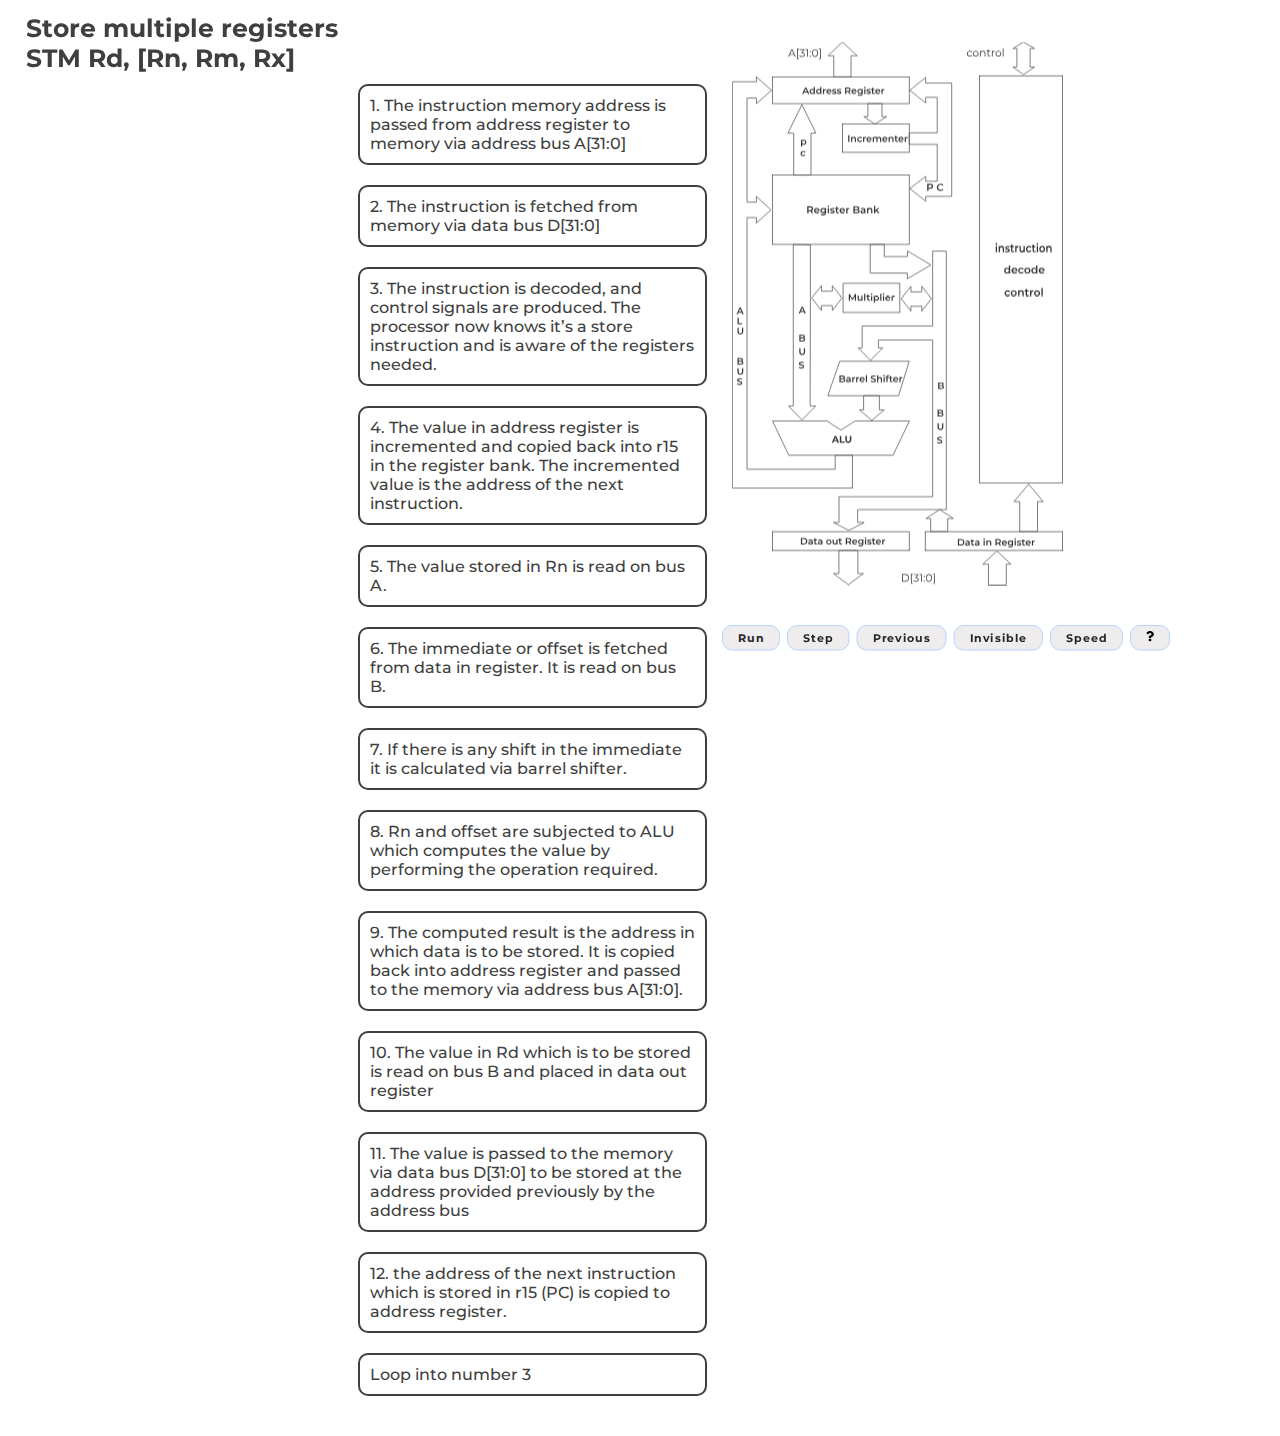
<file: stm.html>
<!DOCTYPE html>
<html lang="en">

<head>
    <meta charset="UTF-8">
    <meta name="viewport" content="width=device-width, initial-scale=1.0">
    <title>.: FlowChart :.</title>
    <link rel="stylesheet" href="style.css">
    <link rel="preconnect" href="https://fonts.gstatic.com">
    <link href="https://fonts.googleapis.com/css2?family=Montserrat:wght@500;600;700;800;900&display=swap" rel="stylesheet">
</head>

<body>
<script type="text/javascript">
    var menuNum = 3;
</script>
<h4 class="title">Store multiple registers <br>
    STM Rd, [Rn, Rm, Rx]    
    </h4>
    <div class="shader none" onclick="removeShade(this)"></div>
    <div class="section_container">
        <div class="accordion_section">
            <div class="msgBoxBg"></div>
            <div id="messageBox" class="">
                <div id="step4_1" class="menuSteps">1. The instruction memory address is passed from address register to memory via address bus A[31:0]</div>
                <div id="step4_2" class="menuSteps">2. The instruction is fetched from memory via data bus D[31:0]​</div>
                <div id="step4_3" class="menuSteps">3. The instruction is decoded, and control signals are produced. The processor now knows it’s a store instruction and is aware of the registers needed.</div>
                <div id="step4_4" class="menuSteps">4. The value in address register is incremented and copied back into r15 in the register bank. The incremented value is the address of the next instruction.​</div>
                <div id="step4_5" class="menuSteps">5. The value stored in Rn is read on bus A.</div>
                <div id="step4_6" class="menuSteps">6. The immediate or offset is fetched from data in register. It is read on bus B. </div>
                <div id="step4_7" class="menuSteps">7. If there is any shift in the immediate it is calculated via barrel shifter. ​</div>
                <div id="step4_8" class="menuSteps">8. Rn and offset are subjected to ALU which computes the value by performing the operation required. ​</div>
                <div id="step4_9" class="menuSteps">9. The computed result is the address in which data is to be stored. It is copied back into address register and passed to the memory via address bus A[31:0].​</div>
                <div id="step4_10" class="menuSteps">10. The value in Rd which is to be stored is read on bus B and placed in data out register</div>
                <div id="step4_11" class="menuSteps">11. The value is passed to the memory via data bus D[31:0] to be stored at the address provided previously by the address bus​</div>
                <div id="step4_12" class="menuSteps">12. the address of the next instruction which is stored in r15 (PC) is copied to address register.​</div>
                <div id="step4_13" class="menuSteps">Loop into number 3</div>
            </div>


        </div>

        <div class="flow_chart_sec">
            <div class="flow_chart animatable_chart">
                <div class="flow_chart_three nextStep">
                    <div class="flow_chart_nine_content">
                        <span class="text_bottom stepone hide hideImportant" id="d31" onclick="msgPop(this)">D[31:0]</span>
                        <div class="Control stepone hide hideImportant">control</div>
                        <span class="row_4_arrow stepone BgPink hide"></span>
                        <div class="row r4 stepone BgPink hide" id="instruction-decode" onclick="msgPop(this)">

                            <h2 class="stepone hide"> Instruction <br> Decode <br> Control </h2>

                        </div>
                        <span class="data_in_arrow stepone BgPink hide"></span>

                        <input type="button" value="Data In Register" class="r_bb7 stepone BgPink hide" id="data-in" onclick="msgPop(this)">
                        <span class="arrow_dwn1 stepone BgPink hide"></span>

                        <span class="arrow_dwn10 stepnone BgPink hide"></span>
                    </div>
                </div>
                <div class="flow_chart_one">
                    <div class="flow_chart_one_content">
                        <span class="text_top steptwo hide hideImportant" id="a31" onclick="msgPop(this)">A[31:0]</span>
                        <span class="upper_arrow_f steptwo BgPink hide"></span>

                        <input type="button" value="Address Register" class="r_bb1 steptwo stepsix BgPink hide" id="address-register" onclick="msgPop(this)">
                        <span class="upper_arrow stepsix steptwofix BgPink hide"></span>
                    </div>
                    <div class="flow_chart_two_content">
                        <input type="button" value="Incrementer" class="r_bb2 stepsix steptwofix BgPink hide" id="incrementer" onclick="msgPop(this)">
                        <span class="f_c_t stepsix steptwofix BgPink hide"></span>
                    </div>
                    <div class="flow_chart_three_content">
                        <span class="lower_arrow1 stepnone BgPink hide">
                            <p class="stepnone hide">P<br>C</p>
                        </span>
                        <input type="button" value="Register Bank" class="r_bb3 steptwo BgPink hide" id="register_bank" onclick="msgPop(this)">
                        <span class="StraitLine stepfour BgPink hide"></span>

                        <span class="StraitLine_Arrow stepfour BgPink hide"></span>
                    </div>
                    
                    <div class="abus_straitline stepthree BgPink hide">
                        <p class="stepthree hide">A <br><br> B<br>U<br>S</p>
                    </div>
                    <div class="bank_arrow_2 stepthree BgPink hide">
                    </div>

                    <div class="flow_chart_five_content">
                        <input type="button" value="Multiply Register" class="r_bb4 stepnone BgPink hide">
                        <span class="r_bb44_arrow stepfour BgPink hide"></span>
                        <span class="r_bb56_arrow BgPink hide"></span>
                    </div>
                    <div class="flow_chart_six_content">
                        <input type="button" value="Barrel Shifter" class="r_bb4_4 stepfourr_bb56_arrow BgPink hide" id="barrel-shifter" onclick="msgPop(this)">
                        <span class="r_bb4_arrow stepfour BgPink hide"></span>
                    </div>
                    <div class="flow_chart_seven_content">
                        <input type="button" value="ALU" class="r_bb5 stepfive BgPink hide" id="ALU" onclick="msgPop(this)">
                        <span class="alu_arrow stepseven BgPink hide">
                        </span>
                        <span class="alu_arrow_overlap stepseven BgPink hide">
                        </span>
                        <span class="alu_arrow1 stepseven BgPink hide">
                        </span>
                        <span class="alu_arrow1_overlap stepseven BgPink hide">
                        </span>
                    </div>
                    <div class="flow_chart_eight_content ">
                        <input type="button" value="Data Out Register" class="r_bb6 stepnone BgPink hide" id="data-out" onclick="msgPop(this)">

                        <span class="arrow_dwn stepnone BgPink hide">
                        </span>
                    </div>
                 </div>
                 <div class="flow_chart_1_content">
                     <div class="row r5">
                         <!-- <div class="clip_4">
                         </div> -->
                         <span class="right_bar steptwo BgPink hide"></span>
  
                         <div class="clip_4in steptwo stepsix BgPink hide">
                         </div>
                         <div class="clip_4innnn stepseven BgDpPink hide">
                         </div>
                         <span class="right_bar_1 steptwo stepsix BgPink hide"><span class="stepsix hide">P C</span></span>
                         <div class="clip_4inn stepfour BgPink hide">
                         </div>
                       <div class="clip_4innn stepfour BgPink hide">
                             <p class="stepfour hide">B<br><br> B <br> U <br> S</p>
                        </div>
                        <div class="clip_4innn_overlap stepfour BgPink hide">
                            <p class="stepfour hide">B<br><br> B <br> U <br> S</p>
                        </div>
                        <span class="right_bar_22 stepfour BgPink hide"></span>
                        <span class="right_bar_22_overlap stepfour BgPink hide"></span>
                        <div class="clip_4inn_arm stepnone BgPink hide"></div>
                        <div class="clip_4inn_arrow stepnone BgPink hide"></div>
                        
                    </div>
                </div>
                
                <div class="flow_chart_left">
                    <span class="cl_path_1 stepnone BgPink hide"></span>
                    <span class="cl_path_2 stepseven BgPink hide"></span>
                    <div class="left_strait_line_1 BgPink hide"></div>
                    <div class="left_strait_line_2 BgPink hide">
                        <span class="alu stepseven hide"> A L U <span class="stepseven hide"><br><br><br>B U S</span></span>
                    </div>
                    <div class="left_strait_line_2_overlap BgPink hide">
                        <span class="alu_overlap stepseven hide"> A L U <span class="stepseven hide"><br><br><br>B U S</span></span>
                    </div>
                </div>
            </div>

            <div class="flow_chart"><img id="flowchart_img" src="flow-chart.svg"></div>
            <div class="flow_chart">
                <div class="icn-txt none">
                    <h1> This tour demonstrates the functionality of this tool</h1>
                    <button class="dismiss" onclick="dismiss()">Dismiss</button>
                    <button class="next1" onclick="next(1)">Next</button>
                    
                </div>
                <div class="pipeline-txt none">
                    <h1> This diagram shows the organisation of the ARM processor. It is the 3-stage pipeline ARM organisation</h1>
                    <button class="dismiss" onclick="dismiss()">Finish the tour</button>
                    <button class="back" onclick="tour_back(0)">Back</button>
                    <button class="next1" onclick="next(2)">Next</button>
                    
                </div>
                <div class="ARM-txt none">
                    <h1> These boxes provide explanation about  the execution of the instruction in the ARM processor</h1>
                    <button class="dismiss" onclick="dismiss()">Finish the tour</button>
                    <button class="back" onclick="tour_back(1)">Back</button>
                    <button class="next1" onclick="next(3)">Next</button>
                    
                </div>
                <div class="run-btn-txt none">
                    <h1> The run button starts the instruction execution. After you press run, a stop button will appear to halt the execution</h1>
                    <button class="dismiss" onclick="dismiss()">Finish the tour</button>
                    <button class="back" onclick="tour_back(2)">Back</button>
                    <button class="next1" onclick="next(4)">Next</button>
                    
                </div>
                <div class="step-btn-txt none ">
                    <h1> The step button goes through the instruction execution step by step</h1>
                    <button class="dismiss" onclick="dismiss()">Finish the tour</button>
                    <button class="back" onclick="tour_back(3)">Back</button>
                    <button class="next1" onclick="next(5)">Next</button>
                    
                </div>
                <div class="previous-btn-txt none">
                    <h1> The previous button goes back to the preceding step</h1>
                    <button class="dismiss" onclick="dismiss()">Finish the tour</button>
                    <button class="back" onclick="tour_back(4)">Back</button>
                    <button class="next1" onclick="next(6)">Next</button>
                    
                </div>
                <div class="invisible-btn-txt none">
                    <h1> The invisible button removes the background diagram of the processor and displays only the parts of the processor in use. After you press invisible, a visible button will appear to display the diagram again</h1>
                    <button class="dismiss" onclick="dismiss()">Finish the tour</button>
                    <button class="back" onclick="tour_back(5)">Back</button>
                    <button class="next1" onclick="next(7)">Next</button>
                    
                </div>
                <div class="speed-btn-txt none">
                    <h1> The invisible button removes the background diagram of the processor and displays only the parts of the processor in use. After you press invisible, a visible button will appear to display the diagram again</h1>
                    <button class="dismiss" onclick="dismiss()">Finish the tour</button>
                    <button class="back" onclick="tour_back(6)">Back</button>
                    <button class="next1" onclick="next(8)">Next</button>
                    
                </div>
                <div class="information-btn-txt none">
                    <h1> Press on the highlighted units to get further information about these components</h1>
                    <button class="next1 finish" onclick="dismiss()">Finish the tour</button>
                    <button class="back" onclick="tour_back(7)">Back</button>
                    
                </div>
                <div class="register_bank msgPop none">
                    <p><b>Register bank </b> has sixteen 32-bit memory locations called registers (R0 to R15). R15 is the Program Counter which stores the memory address of the next instruction to be executed.</p>
                </div>
                <div class="ALU msgPop none">
                    <p><b>ALU</b> which performs the arithmetic and logic functions required by the instruction set.
                    </p>
                </div>
                <div class="barrel-shifter msgPop none">
                    <p><b>Barrel</b> shifter which can shift and rotate one operand by any number of bits.
                    </p>
                </div>
                <div class="address-register msgPop none">
                    <p><b>Address register</b> selects and holds memory addresses.
                    </p>
                </div>
                <div class="incrementer msgPop none">
                    <p><b>Incrementer</b> used to generate sequential addresses when required.
                    </p>
                </div>
                <div class="data-out msgPop none">
                    <p><b>Data out register</b> which hold data passing from the processor to the memory 
                    </p>
                </div>
                <div class="data-in msgPop none">
                    <p><b>Data in registers</b> which hold data passing from the memory to the processor
                    </p>
                </div>
                <div class="instruction-decode msgPop none">
                    <p><b>instruction decode and control
                    </b> decodes machine instruction into control signals for the datapath</p>
                </div>
                <div class="a31 msgPop none">
                    <p><b>Addrress Bus
                    </b> Address bus is a one-way path from processor to memory which specifies the location of the memory element being accessed</p>
                </div>
                <div class="d31 msgPop none">
                    <p><b>Data Bus
                    </b> Data bus is a two-way path between processor and memory which transfers data</p>
                </div>
                <div class="btns">
                    <input type="button" value="Run" class="btnForm" id="btnRun" onclick="run();">
                    <input type="button" value="Step" class="btnForm" id="btnStep" onclick="steps();">
                    <input type="button" value="Previous" class="btnForm" id="btnBack" onclick="back();">
                    <input type="button" value="Invisible" class="btnForm" id="btnInvisible" onclick="visibility();">
                    <button class="speed btnForm" onclick="speed(0)">Speed</button>
                    <button class="btnForm"  onclick="next(0)">
                        <img src="question-solid.svg" class="help-icn" alt="help">
                    </button>
                    <div class="speed_btn none">
                        <button class="btnForm" onclick="speed(1)">slow</button>
                        <button class="btnForm" onclick="speed(2)">medium</button>
                        <button class="btnForm" onclick="speed(3)">fast</button>
                    </div>
                </div>
                <div class="btns" style="display: none;">
                    <div class="row r2">
                        <form class="r2_form">
                            <input type="button" value="Stop" class="btnForm" id="btnStop" onclick="stop();">
                        </form>
                    </div>
                </div>
            </div>
        </div>
        

    </div>
    
    <script type="text/javascript" src="script.js"></script>
</body>
</html>
</file>
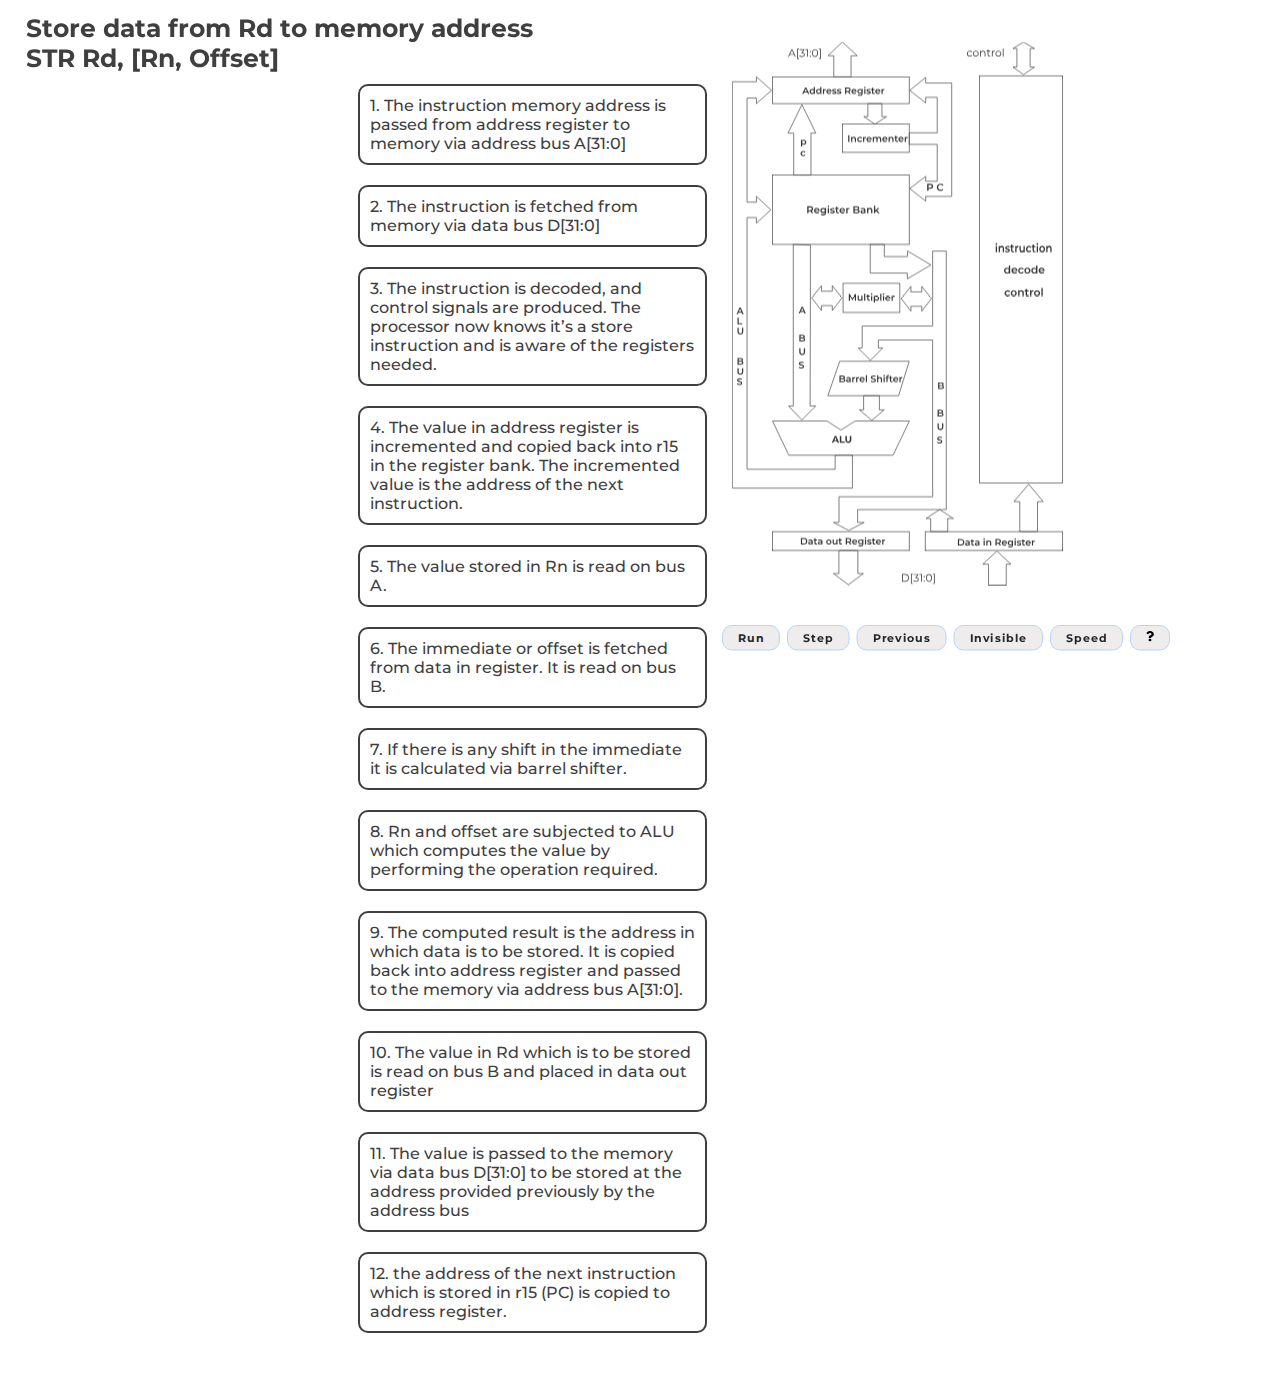
<file: str.html>
<!DOCTYPE html>
<html lang="en">

<head>
    <meta charset="UTF-8">
    <meta name="viewport" content="width=device-width, initial-scale=1.0">
    <title>.: FlowChart :.</title>
    <link rel="stylesheet" href="style.css">
    <link rel="preconnect" href="https://fonts.gstatic.com">
    <link href="https://fonts.googleapis.com/css2?family=Montserrat:wght@500;600;700;800;900&display=swap" rel="stylesheet">
</head>

<body>
<script type="text/javascript">
    var menuNum = 2;
</script>
<h4 class="title">Store data from Rd to memory address <br>
    STR Rd, [Rn, Offset]    
    </h4>
    <div class="shader none" onclick="removeShade(this)"></div>
    <div class="section_container">
        <div class="accordion_section">
            <div class="msgBoxBg"></div>
            <div id="messageBox" class="">
                <div id="step3_1" class="menuSteps">1. The instruction memory address is passed from address register to memory via address bus A[31:0]</div>
                <div id="step3_2" class="menuSteps">2. The instruction is fetched from memory via data bus D[31:0]​</div>
                <div id="step3_3" class="menuSteps">3. The instruction is decoded, and control signals are produced. The processor now knows it’s a store instruction and is aware of the registers needed.</div>
                <div id="step3_4" class="menuSteps">4. The value in address register is incremented and copied back into r15 in the register bank. The incremented value is the address of the next instruction.​</div>
                <div id="step3_5" class="menuSteps">5. The value stored in Rn is read on bus A.</div>
                <div id="step3_6" class="menuSteps">6. The immediate or offset is fetched from data in register. It is read on bus B. </div>
                <div id="step3_7" class="menuSteps">7. If there is any shift in the immediate it is calculated via barrel shifter. ​</div>
                <div id="step3_8" class="menuSteps">8. Rn and offset are subjected to ALU which computes the value by performing the operation required. ​</div>
                <div id="step3_9" class="menuSteps">9. The computed result is the address in which data is to be stored. It is copied back into address register and passed to the memory via address bus A[31:0].​</div>
                <div id="step3_10" class="menuSteps">10. The value in Rd which is to be stored is read on bus B and placed in data out register</div>
                <div id="step3_11" class="menuSteps">11. The value is passed to the memory via data bus D[31:0] to be stored at the address provided previously by the address bus​</div>
                <div id="step3_12" class="menuSteps">12. the address of the next instruction which is stored in r15 (PC) is copied to address register.​</div>
            </div>
        </div>

        <div class="flow_chart_sec">
            <div class="flow_chart animatable_chart">
                <div class="flow_chart_three nextStep">
                    <div class="flow_chart_nine_content">
                        <span class="text_bottom stepone hide hideImportant" id="d31" onclick="msgPop(this)">D[31:0]</span>
                        <div class="Control stepone hide hideImportant">control</div>
                        <span class="row_4_arrow stepone BgPink hide"></span>
                        <div class="row r4 stepone BgPink hide" id="instruction-decode" onclick="msgPop(this)">

                            <h2 class="stepone hide"> Instruction <br> Decode <br> Control </h2>

                        </div>
                        <span class="data_in_arrow stepone BgPink hide"></span>

                        <input type="button" value="Data In Register" class="r_bb7 stepone BgPink hide" id="data-in" onclick="msgPop(this)">
                        <span class="arrow_dwn1 stepone BgPink hide"></span>

                        <span class="arrow_dwn10 stepnone BgPink hide"></span>
                    </div>
                </div>
                <div class="flow_chart_one">
                    <div class="flow_chart_one_content">
                        <span class="text_top steptwo hide hideImportant" id="a31" onclick="msgPop(this)">A[31:0]</span>
                        <span class="upper_arrow_f steptwo BgPink hide"></span>

                        <input type="button" value="Address Register" class="r_bb1 steptwo stepsix BgPink hide" id="address-register" onclick="msgPop(this)">
                        <span class="upper_arrow stepsix steptwofix BgPink hide"></span>
                    </div>
                    <div class="flow_chart_two_content">
                        <input type="button" value="Incrementer" class="r_bb2 stepsix steptwofix BgPink hide" id="incrementer" onclick="msgPop(this)">
                        <span class="f_c_t stepsix steptwofix BgPink hide"></span>
                    </div>
                    <div class="flow_chart_three_content">
                        <span class="lower_arrow1 stepnone BgPink hide">
                            <p class="stepnone hide">P<br>C</p>
                        </span>
                        <input type="button" value="Register Bank" class="r_bb3 steptwo BgPink hide" id="register_bank" onclick="msgPop(this)">
                        <span class="StraitLine stepfour BgPink hide"></span>

                        <span class="StraitLine_Arrow stepfour BgPink hide"></span>
                    </div>
                    
                    <div class="abus_straitline stepthree BgPink hide">
                        <p class="stepthree hide">A <br><br> B<br>U<br>S</p>
                    </div>
                    <div class="bank_arrow_2 stepthree BgPink hide">
                    </div>

                    <div class="flow_chart_five_content">
                        <input type="button" value="Multiply Register" class="r_bb4 stepnone BgPink hide">
                        <span class="r_bb44_arrow stepfour BgPink hide"></span>
                        <span class="r_bb56_arrow BgPink hide"></span>
                    </div>
                    <div class="flow_chart_six_content">
                        <input type="button" value="Barrel Shifter" class="r_bb4_4 stepfourr_bb56_arrow BgPink hide" id="barrel-shifter" onclick="msgPop(this)">
                        <span class="r_bb4_arrow stepfour BgPink hide"></span>
                    </div>
                    <div class="flow_chart_seven_content">
                        <input type="button" value="ALU" class="r_bb5 stepfive BgPink hide" id="ALU" onclick="msgPop(this)">
                        <span class="alu_arrow stepseven BgPink hide">
                        </span>
                        <span class="alu_arrow_overlap stepseven BgPink hide">
                        </span>
                        <span class="alu_arrow1 stepseven BgPink hide">
                        </span>
                        <span class="alu_arrow1_overlap stepseven BgPink hide">
                        </span>
                    </div>
                    <div class="flow_chart_eight_content ">
                        <input type="button" value="Data Out Register" class="r_bb6 stepnone BgPink hide" id="data-out" onclick="msgPop(this)">

                        <span class="arrow_dwn stepnone BgPink hide">
                        </span>
                    </div>
                 </div>
                 <div class="flow_chart_1_content">
                     <div class="row r5">
                         <!-- <div class="clip_4">
                         </div> -->
                         <span class="right_bar steptwo BgPink hide"></span>
  
                         <div class="clip_4in steptwo stepsix BgPink hide">
                         </div>
                         <div class="clip_4innnn stepseven BgDpPink hide">
                         </div>
                         <span class="right_bar_1 steptwo stepsix BgPink hide"><span class="stepsix hide">P C</span></span>
                         <div class="clip_4inn stepfour BgPink hide">
                         </div>
                       <div class="clip_4innn stepfour BgPink hide">
                             <p class="stepfour hide">B<br><br> B <br> U <br> S</p>
                        </div>
                        <div class="clip_4innn_overlap stepfour BgPink hide">
                            <p class="stepfour hide">B<br><br> B <br> U <br> S</p>
                        </div>
                        <span class="right_bar_22 stepfour BgPink hide"></span>
                        <span class="right_bar_22_overlap stepfour BgPink hide"></span>
                        <div class="clip_4inn_arm stepnone BgPink hide"></div>
                        <div class="clip_4inn_arrow stepnone BgPink hide"></div>
                        
                    </div>
                </div>
                
                <div class="flow_chart_left">
                    <span class="cl_path_1 stepnone BgPink hide"></span>
                    <span class="cl_path_2 stepseven BgPink hide"></span>
                    <div class="left_strait_line_1 BgPink hide"></div>
                    <div class="left_strait_line_2 BgPink hide">
                        <span class="alu stepseven hide"> A L U <span class="stepseven hide"><br><br><br>B U S</span></span>
                    </div>
                    <div class="left_strait_line_2_overlap BgPink hide">
                        <span class="alu_overlap stepseven hide"> A L U <span class="stepseven hide"><br><br><br>B U S</span></span>
                    </div>
                </div>
            </div>

            <div class="flow_chart"><img id="flowchart_img" src="flow-chart.svg"></div>
            <div class="flow_chart">
                <div class="icn-txt none">
                    <h1> This tour demonstrates the functionality of this tool</h1>
                    <button class="dismiss" onclick="dismiss()">Dismiss</button>
                    <button class="next1" onclick="next(1)">Next</button>
                    
                </div>
                <div class="pipeline-txt none">
                    <h1> This diagram shows the organisation of the ARM processor. It is the 3-stage pipeline ARM organisation</h1>
                    <button class="dismiss" onclick="dismiss()">Finish the tour</button>
                    <button class="back" onclick="tour_back(0)">Back</button>
                    <button class="next1" onclick="next(2)">Next</button>
                    
                </div>
                <div class="ARM-txt none">
                    <h1> These boxes provide explanation about  the execution of the instruction in the ARM processor</h1>
                    <button class="dismiss" onclick="dismiss()">Finish the tour</button>
                    <button class="back" onclick="tour_back(1)">Back</button>
                    <button class="next1" onclick="next(3)">Next</button>
                    
                </div>
                <div class="run-btn-txt none">
                    <h1> The run button starts the instruction execution. After you press run, a stop button will appear to halt the execution</h1>
                    <button class="dismiss" onclick="dismiss()">Finish the tour</button>
                    <button class="back" onclick="tour_back(2)">Back</button>
                    <button class="next1" onclick="next(4)">Next</button>
                    
                </div>
                <div class="step-btn-txt none ">
                    <h1> The step button goes through the instruction execution step by step</h1>
                    <button class="dismiss" onclick="dismiss()">Finish the tour</button>
                    <button class="back" onclick="tour_back(3)">Back</button>
                    <button class="next1" onclick="next(5)">Next</button>
                    
                </div>
                <div class="previous-btn-txt none">
                    <h1> The previous button goes back to the preceding step</h1>
                    <button class="dismiss" onclick="dismiss()">Finish the tour</button>
                    <button class="back" onclick="tour_back(4)">Back</button>
                    <button class="next1" onclick="next(6)">Next</button>
                    
                </div>
                <div class="invisible-btn-txt none">
                    <h1> The invisible button removes the background diagram of the processor and displays only the parts of the processor in use. After you press invisible, a visible button will appear to display the diagram again</h1>
                    <button class="dismiss" onclick="dismiss()">Finish the tour</button>
                    <button class="back" onclick="tour_back(5)">Back</button>
                    <button class="next1" onclick="next(7)">Next</button>
                    
                </div>
                <div class="speed-btn-txt none">
                    <h1> The invisible button removes the background diagram of the processor and displays only the parts of the processor in use. After you press invisible, a visible button will appear to display the diagram again</h1>
                    <button class="dismiss" onclick="dismiss()">Finish the tour</button>
                    <button class="back" onclick="tour_back(6)">Back</button>
                    <button class="next1" onclick="next(8)">Next</button>
                    
                </div>
                <div class="information-btn-txt none">
                    <h1> Press on the highlighted units to get further information about these components</h1>
                    <button class="next1 finish" onclick="dismiss()">Finish the tour</button>
                    <button class="back" onclick="tour_back(7)">Back</button>
                    
                </div>
                <div class="register_bank msgPop none">
                    <p><b>Register bank </b> has sixteen 32-bit memory locations called registers (R0 to R15). R15 is the Program Counter which stores the memory address of the next instruction to be executed.</p>
                </div>
                <div class="ALU msgPop none">
                    <p><b>ALU</b> which performs the arithmetic and logic functions required by the instruction set.
                    </p>
                </div>
                <div class="barrel-shifter msgPop none">
                    <p><b>Barrel</b> shifter which can shift and rotate one operand by any number of bits.
                    </p>
                </div>
                <div class="address-register msgPop none">
                    <p><b>Address register</b> selects and holds memory addresses.
                    </p>
                </div>
                <div class="incrementer msgPop none">
                    <p><b>Incrementer</b> used to generate sequential addresses when required.
                    </p>
                </div>
                <div class="data-out msgPop none">
                    <p><b>Data out register</b> which hold data passing from the processor to the memory 
                    </p>
                </div>
                <div class="data-in msgPop none">
                    <p><b>Data in registers</b> which hold data passing from the memory to the processor
                    </p>
                </div>
                <div class="instruction-decode msgPop none">
                    <p><b>instruction decode and control
                    </b> decodes machine instruction into control signals for the datapath</p>
                </div>
                <div class="a31 msgPop none">
                    <p><b>Addrress Bus
                    </b> Address bus is a one-way path from processor to memory which specifies the location of the memory element being accessed</p>
                </div>
                <div class="d31 msgPop none">
                    <p><b>Data Bus
                    </b> Data bus is a two-way path between processor and memory which transfers data</p>
                </div>
                <div class="btns">
                    <input type="button" value="Run" class="btnForm" id="btnRun" onclick="run();">
                    <input type="button" value="Step" class="btnForm" id="btnStep" onclick="steps();">
                    <input type="button" value="Previous" class="btnForm" id="btnBack" onclick="back();">
                    <input type="button" value="Invisible" class="btnForm" id="btnInvisible" onclick="visibility();">
                    <button class="speed btnForm" onclick="speed(0)">Speed</button>
                    <button class="btnForm"  onclick="next(0)">
                        <img src="question-solid.svg" class="help-icn" alt="help">
                    </button>
                    <div class="speed_btn none">
                        <button class="btnForm" onclick="speed(1)">slow</button>
                        <button class="btnForm" onclick="speed(2)">medium</button>
                        <button class="btnForm" onclick="speed(3)">fast</button>
                    </div>
                </div>
                <div class="btns" style="display: none;">
                    <div class="row r2">
                        <form class="r2_form">
                            <input type="button" value="Stop" class="btnForm" id="btnStop" onclick="stop();">
                        </form>
                    </div>
                </div>
            </div>
        </div>
        

    </div>
    
    <script type="text/javascript" src="script.js"></script>
</body>
</html>
</file>
<file: base.css>
* {
    color: #3f3f3f;
    font-family: 'Montserrat', sans-serif !important;
}
body{
    position: relative;
}
a{
    text-decoration: none;
}
.container{
    position: absolute;
    left: 50%;
    top: 15vh;
    transform: translateX(-50%);
    display: flex;
    flex-direction: column;
    
}
.link{
    border: 3px solid #B7D3FE;
    background: lite-grey;
    color: #3f3f3f;
    margin-bottom: 15px;
    padding: 10px 20px;
    font-weight: 700;
    font-size: 20px;
    text-align: center;
    letter-spacing: 1px;
    cursor: pointer;
    outline: none;
    border-radius: 15px;
    
}
.link:hover{
    background: #B7D3FE;
    transition: 0.6s;
    color: white!important;
    text-shadow: 0 1px 10px #252525;
}
.title{
    position: absolute;
    left: 50%;
    transform: translateX(-50%);
    font-size: 44px;
    top: -10vh;
    width: 100%;
    text-align: center;
    word-spacing: 10px;
    letter-spacing: 1px;
}
.detail{
    width: 100%;
    text-align: center;
    font-size: 20px;
    margin-bottom: 40px;
}
</file>
<file: style.css>
* {
  /* border-width: 2px !important;
    border-color: #3f3f3f !important; */
  color: #3f3f3f;
  font-family: 'Montserrat', sans-serif !important;
}

/* global css */
h2 {
  margin: 16px;
}
.title {
  position: fixed;
  background: white;
  top: 0;
  padding-top: 1%;
  left: 2%;
  margin: 0;
  font-size: 25px;
  width: 55%;
  z-index: 29;
}

.shader {
  position: fixed;
  top: 0;
  left: 0;
  width: 100%;
  height: 100vh;
  z-index: 30;
  background: black;
  opacity: 70%;
}

body {
  margin-top: 40px;
  margin-left: 22%;
  max-height: 100vh;
  overflow-x: hidden;
}
.section_container {
  display: flex;
  justify-content: space-around;
  align-items: center;
}

/* Message Box Section */

.accordion_section {
  position: absolute;
  top: 0;
  margin: 5%;
  width: -webkit-fill-available;
}
#messageBox {
  top: 0;
  position: absolute;
  margin: 0;
  text-align: left;
  padding: 20px;
  justify-content: center;
  align-items: center;
  font-size: 16px;
  font-weight: 500;
  width: 37%;
}
.msgBoxBg {
  position: relative;
  margin: 0;
  width: 40%;
  z-index: 35;
  height: 1000px;
}
.menuSteps {
  border-radius: 10px;
  width: 100%;
  margin-bottom: 20px;
  padding: 10px;
  border: 2px solid #3f3f3f;
}

/* animation */

/* Message Box Section End */

/* Flow Chart Section */
.flow_chart {
  transform: scale(0.65);
  position: fixed;
  left: 56%;
  z-index: 15;
}
.flow_chart:last-child {
  z-index: 55;
}
#flowchart_img {
  position: absolute;
  /*left: -238px;
    top: -135px;
    height: 1260px;
    width: 1145px;*/
  left: 30px;
  top: 3px;
  height: 1088px;
}
.animatable_chart {
  z-index: 16;
}
.BgWhite {
  background: #fff !important;
  border: 1px solid !important;
  z-index: 40 !important;
}
.BgBlue {
  background: #b7d3fe!important;
}
.BgPink {
  background: #b7d3fe;
}
.BgDpPink {
  background: #96c0ff;
}
.hide {
  background: transparent;
  color: transparent;
  border: none!important;
}
.hideImportant {
  background: transparent !important;
  color: transparent !important;
  border: none !important;
}

/* right side bar----step one */

.arrow_dwn1 {
  position: absolute;
  left: 523px;
  top: 1024px;
  height: 66px;
  width: 73px;
  z-index: -1;
  transform: rotate(-90deg);
  clip-path: polygon(
    0% 20%,
    60% 20%,
    60% 0%,
    100% 50%,
    60% 100%,
    60% 80%,
    0% 80%
  );
}
.r_bb7 {
  position: absolute;
  left: 415px;
  top: 981.5px;
  height: 40px;
  width: 277px;
  border: 1px solid;
  font-size: 18px;
  font-weight: 600;
}
.data_in_arrow {
  position: absolute;
  left: 575.5px;
  top: 901px;
  height: 67px;
  width: 95px;
  transform: rotate(-90deg);
  clip-path: polygon(
    0% 20%,
    60% 20%,
    60% 0%,
    100% 50%,
    60% 100%,
    60% 80%,
    0% 80%
  );
}
.r4 h2 {
  position: relative;
  top: 300px;
  font-size: 20px;
}

.r4 {
  position: absolute;
  left: 524px;
  top: 70px;
  text-align: center;
  width: 166px;
  height: 815px;
  border: 1px solid;
  line-height: 2.3;
  z-index: 1;
}
.row_4_arrow {
  position: absolute;
  top: 3px;
  left: 579px;
  height: 71px;
  width: 72px;
  transform: rotate(-360deg);
  clip-path: polygon(
    47% 0%,
    82% 20%,
    66% 20%,
    67% 70%,
    83% 70%,
    47% 95%,
    12% 71%,
    27% 70%,
    27% 21%,
    13% 21%
  );
}
.Control {
  position: absolute;
  left: 496px;
  top: 15px;
  font-size: 20px;
  font-weight: 550;
}
.text_bottom {
  position: absolute;
  left: 366px;
  top: 1061px;
  font-size: 20px;
  font-weight: 550;
}
.text_top {
  position: absolute;
  left: 141px;
  top: 15px;
  font-size: 20px;
  font-weight: 550;
}

/* middle secton---- */
/* ----step two and three--- */
.upper_arrow_f {
  position: absolute;
  left: 212px;
  top: 8px;
  height: 65px;
  width: 77px;
  transform: rotate(90deg);
  clip-path: polygon(
    40% 0%,
    40% 20%,
    100% 20%,
    100% 80%,
    40% 80%,
    40% 100%,
    0% 50%
  );
  position: absolute;
  /*! z-index: ; */
}
/* -----input boxes---  */
.r_bb1 {
  position: absolute;
  top: 72px;
  left: 110px;
  width: 275px;
  height: 56px;
  font-size: 18px;
  border: 1px solid;
  font-weight: 600;
  z-index: 10;
}
.r_bb2 {
  position: absolute;
  top: 168px;
  left: 250px;
  width: 135px;
  height: 57px;
  font-size: 18px;
  border: 1px solid;
  font-weight: 600;
  z-index: 10;
}
.r_bb3 {
  position: absolute;
  top: 269px;
  left: 110px;
  width: 275px;
  height: 141px;
  font-size: 20px;
  border: 1px solid;
  font-weight: 600;
  z-index: 10;
}
.r_bb4 {
  position: absolute;
  top: 485px;
  left: 245px;
  width: 140px;
  height: 60px;
  font-size: 15px;
  border: 1px solid;
  font-weight: 600;
}
.r_bb4_4 {
  position: absolute;
  top: 641px;
  left: 220px;
  width: 167px;
  height: 72px;
  clip-path: polygon(14% 0%, 100% 0%, 86% 100%, 0% 100%);
  font-size: 18px;
  font-weight: 600;
  border: none;
}
.r_bb5 {
  position: absolute;
  top: 760px;
  left: 109px;
  width: 278px;
  height: 72px;
  /* -webkit-clip-path: polygon(50% 25%, 60% 1%, 100% 0, 88% 100%, 12% 100%, 0 0, 40% 0); */
  clip-path: polygon(50% 25%, 60% 1%, 100% 0, 88% 100%, 12% 100%, 0 0, 40% 0);
  border: none;
  font-size: 20px;
  font-weight: 600;
  z-index: 10;
}
.r_bb6 {
  position: absolute;
  top: 982px;
  left: 110px;
  width: 275px;
  height: 40px;
  border: 1px solid;
  font-size: 18px;
  font-weight: 600;
  z-index: 10;
}

/* ------straight lines and arrow shapee------ */
.arrow_dwn10 {
  position: absolute;
  left: 420px;
  height: 64px;
  top: 931px;
  width: 50px;
  z-index: -1;
  transform: rotate(-90deg);
  clip-path: polygon(
    0% 20%,
    60% 20%,
    60% 0%,
    100% 50%,
    60% 100%,
    60% 80%,
    0% 80%
  );
}
.upper_arrow {
  position: absolute;
  top: 122px;
  left: 294px;
  height: 52px;
  width: 44px;
  transform: rotate(90deg);
  clip-path: polygon(
    0% 20%,
    60% 20%,
    60% 0%,
    100% 50%,
    60% 100%,
    60% 80%,
    0% 80%
  );
}
.lower_arrow1 {
  position: absolute;
  top: 172px;
  left: 94px;
  height: 63px;
  width: 152px;
  display: flex;
  flex-direction: column;
  justify-content: center;
  align-items: center;
  transform: rotate(-90deg);
  clip-path: polygon(
    0% 20%,
    60% 20%,
    60% 0%,
    100% 50%,
    60% 100%,
    60% 80%,
    0% 80%
  );
}
.lower_arrow1 p {
  line-height: 1.5;
  font-weight: 700;
  writing-mode: tb;
  position: relative;
  left: -45px;
}
.abus_straitline {
  position: absolute;
  top: 410px;
  height: 300px;
  left: 151px;
  width: 36px;
}
.bank_arrow_2 {
  position: absolute;
  top: 694px;
  width: 76px;
  left: 131px;
  height: 60px;
  transform: rotate(90deg);
  clip-path: polygon(
    0% 20%,
    60% 20%,
    60% 0%,
    100% 50%,
    60% 100%,
    60% 80%,
    0% 80%
  );
  font-weight: bold;
  display: flex;
  justify-content: center;
  align-items: center;
}

.abus_straitline p {
  line-height: 1.7;
  font-weight: 700;
  position: relative;
  top: 100px;
  left: 10px;
}
.r_bb56_arrow {
  position: absolute;
  top: 485px;
  left: 185px;
  width: 60px;
  height: 60px;
  clip-path: polygon(
    0% 20%,
    60% 20%,
    60% 0%,
    100% 50%,
    60% 100%,
    60% 80%,
    0% 80%
  );
  transform: rotate(360deg);
  z-index: -1;
}
.r_bb4_arrow {
  position: absolute;
  top: 703px;
  width: 60px;
  left: 280px;
  height: 60px;
  clip-path: polygon(
    0% 20%,
    60% 20%,
    60% 0%,
    100% 50%,
    60% 100%,
    60% 80%,
    0% 80%
  );
  transform: rotate(90deg);
  z-index: -1;
}
.StraitLine {
  position: absolute;
  top: 410px;
  height: 50px;
  left: 305px;
  width: 31px;
}
.StraitLine_Arrow {
  position: absolute;
  top: 420px;
  height: 60px;
  left: 305px;
  width: 125px;
  transform: rotate(360deg);
  clip-path: polygon(
    0% 20%,
    60% 20%,
    60% 0%,
    100% 50%,
    60% 100%,
    60% 80%,
    0% 80%
  );
}
.clip_4in {
  position: absolute;
  top: 85.9px;
  height: 228.1px;
  left: 439px;
  width: 31px;
}
.clip_4innnn {
  position: absolute;
  top: 184px;
  height: 129px;
  left: 439px;
  width: 31px;
}
.right_bar {
  position: absolute;
  top: 72px;
  height: 57px;
  left: 384px;
  width: 86px;
  clip-path: polygon(
    40% 0%,
    40% 20%,
    100% 20%,
    100% 80%,
    40% 80%,
    40% 100%,
    0% 50%
  );
}
.right_bar_1 {
  position: absolute;
  top: 268px;
  height: 58px;
  left: 384px;
  width: 86px;
  clip-path: polygon(
    40% 0%,
    40% 20%,
    100% 20%,
    100% 80%,
    40% 80%,
    40% 100%,
    0% 50%
  );
}
.right_bar_1 > span {
  position: relative;
  top: 13px;
  right: -30px;
  font-size: 20px;
  font-weight: 550;
}
.f_c_t {
  position: absolute;
  top: 184px;
  height: 26px;
  left: 385px;
  width: 84px;
}
/* ------B Bus straigt line and arrow----- */

.clip_4inn {
  position: absolute;
  top: 421px;
  left: 430px;
  height: 180px;
  width: 30px;
  display: flex;
  justify-content: center;
  align-items: center;
  z-index: 10;
}
.clip_4innn {
  position: absolute;
  top: 570px;
  left: 430px;
  height: 370px;
  width: 30px;
  display: flex;
  justify-content: center;
  align-items: center;
}
.clip_4innn_overlap {
  position: absolute;
  top: 570px;
  left: 430px;
  height: 370px;
  width: 30px;
  display: flex;
  justify-content: center;
  align-items: center;
}
.clip_4innn p {
  line-height: 1.7;
  font-weight: 700;
  position: relative;
  top: -10px;
}
.clip_4innn_overlap p {
  line-height: 1.7;
  font-weight: 700;
  position: relative;
  top: -10px;
}
.clip_4inn_arm {
  position: absolute;
  top: 910px;
  left: 243.001px;
  width: 217px;
  height: 30px;
  z-index: -1;
}
.clip_4inn_arrow {
  position: absolute;
  top: 925px;
  left: 240px;
  height: 68px;
  width: 47px;
  transform: rotate(90deg);
  clip-path: polygon(
    0% 20%,
    60% 20%,
    60% 0%,
    100% 50%,
    60% 100%,
    60% 80%,
    0% 80%
  );
}
.right_bar_22 {
  position: absolute;
  top: 570px;
  left: 290px;
  width: 155px;
  height: 31px;
  z-index: -2;
}
.right_bar_22_overlap {
  position: absolute;
  top: 571px;
  left: 290px;
  width: 156px;
  height: 30px;
  z-index: -2;
}
.r_bb44_arrow {
  position: absolute;
  top: 576px;
  left: 271px;
  width: 72px;
  height: 61px;
  clip-path: polygon(
    0% 20%,
    60% 20%,
    60% 0%,
    100% 50%,
    60% 100%,
    60% 80%,
    0% 80%
  );
  transform: rotate(90deg);
  z-index: -10;
}

/* -----arrow down .....out----- */
.arrow_dwn {
  position: absolute;
  top: 1024px;
  left: 227px;
  height: 68px;
  width: 72px;
  transform: rotate(90deg);
  clip-path: polygon(
    0% 20%,
    60% 20%,
    60% 0%,
    100% 50%,
    60% 100%,
    60% 80%,
    0% 80%
  );
}
/*........Left Section........*/
.alu_arrow {
  position: absolute;
  top: 830px;
  height: 65px;
  left: 235px;
  width: 37px;
}
.alu_arrow1 {
  position: absolute;
  top: 857px;
  height: 40px;
  left: 30px;
  width: 242px;
}
.alu_arrow_overlap {
  position: absolute;
  top: 830px;
  height: 65px;
  left: 235px;
  width: 37px;
}
.alu_arrow1_overlap {
  position: absolute;
  top: 857px;
  height: 40px;
  left: 30px;
  width: 242px;
}
.cl_path_1 {
  position: absolute;
  top: 71px;
  height: 59px;
  left: 30px;
  width: 80px;
  clip-path: polygon(
    0% 20%,
    60% 20%,
    60% 0%,
    100% 50%,
    60% 100%,
    60% 80%,
    0% 80%
  );
}
.left_strait_line {
  position: absolute;
}
.cl_path_2 {
  position: absolute;
  top: 310px;
  height: 60px;
  left: 30px;
  width: 80px;
  z-index: 1;
  clip-path: polygon(
    0% 20%,
    60% 20%,
    60% 0%,
    100% 50%,
    60% 100%,
    60% 80%,
    0% 80%
  );
}
.left_strait_line_1 {
  position: absolute;
  top: 85px;
  height: 265px;
  left: 30px;
  width: 31px;
}
.left_strait_line_2 {
  position: absolute;
  top: 325px;
  height: 570px;
  left: 30px;
  width: 31px;
  display: flex;
  justify-content: center;
  align-items: center;
}
.left_strait_line_2_overlap {
  position: absolute;
  top: 325px;
  height: 570px;
  left: 30px;
  width: 31px;
  display: flex;
  justify-content: center;
  align-items: center;
}
.alu {
  padding: 0 10px;
  position: absolute;
  font-weight: 700;
}
.alu_overlap {
  padding: 0 10px;
  position: absolute;
  font-weight: 700;
}

/* Flow Chart Section End */
/*ROW 2 Buttons*/
.btns {
  position: absolute;
  top: 1150px;
  z-index: 20;
  left: 10px;
  width: max-content;
}

.btnForm {
  border: 2px solid #b7d3fe;
  background: #eeecec;
  color: #252525;
  margin-bottom: 15px;
  font-weight: bold;
  letter-spacing: 2px;
  cursor: pointer;
  outline: none;
  border-radius: 20px;
  font-size: 22px;
  padding: 10px 30px;
}
.btns input {
  margin-right: 10px;
}
.btnForm:hover {
  background: #b7d3fe;
  transition: 0.3s;
  color: white;
  text-shadow: 2px 2px 5px #252525;
}
.speed {
  margin-right: 10px;
}
.speed_btn {
  display: grid;
  position: absolute;
  bottom: 84px;
  left: 656px;
}
.speed_btn .btnForm {
  margin-bottom: -22px;
  font-size: 16px;
  /* border-radius: 2px; */
  border: 1px solid #c7c7c7f2;
  border: none;
  /* background: #edf2f3d1; */
}
.speed_btn .btnForm:nth-child(3) {
  margin-bottom: -10px;
}

/* pop up message section */
.none {
  display: none !important;
}

.msgPop {
  z-index: 40;
  font-size: 20px;
}

.register_bank {
  top: 415px;
  position: absolute;
  left: 60px;
  border-radius: 15px;
  width: 20vw;
  padding: 0px 10px;
  background: #dcdcdc;
  border: 2px solid #d3d3d3;
  color: #3f3f3f;
}

.register_bank:hover {
  box-shadow: 5px 5px 15px #d3d3d3;
  transform: scale(1.1);
}
.ALU {
  top: 840px;
  position: absolute;
  left: 60px;
  border-radius: 15px;
  width: 20vw;
  padding: 0px 10px;
  background: #dcdcdc;
  border: 2px solid #d3d3d3;
  color: #3f3f3f;
}
.ALU:hover {
  box-shadow: 5px 5px 15px #d3d3d3;
  transform: scale(1.1);
}
.barrel-shifter {
  top: 720px;
  position: absolute;
  left: 60px;
  border-radius: 15px;
  width: 20vw;
  padding: 0px 10px;
  background: #dcdcdc;
  border: 2px solid #d3d3d3;
  color: #3f3f3f;
}
.barrel-shifter:hover {
  box-shadow: 5px 5px 15px #d3d3d3;
  transform: scale(1.1);
}
.address-register {
  top: 140px;
  position: absolute;
  left: 60px;
  border-radius: 15px;
  width: 20vw;
  padding: 0px 10px;
  background: #dcdcdc;
  border: 2px solid #d3d3d3;
  color: #3f3f3f;
}
.address-register:hover {
  box-shadow: 5px 5px 15px #d3d3d3;
  transform: scale(1.1);
}
.incrementer {
  top: 240px;
  position: absolute;
  left: 60px;
  border-radius: 15px;
  width: 20vw;
  padding: 0px 10px;
  background: #dcdcdc;
  border: 2px solid #d3d3d3;
  color: #3f3f3f;
}
.incrementer:hover {
  box-shadow: 5px 5px 15px #d3d3d3;
  transform: scale(1.1);
}
.data-out {
  bottom: -960px;
  position: absolute;
  left: 60px;
  border-radius: 15px;
  width: 20vw;
  padding: 0px 10px;
  background: #dcdcdc;
  border: 2px solid #d3d3d3;
  color: #3f3f3f;
}
.data-out:hover {
  box-shadow: 5px 5px 15px #d3d3d3;
  transform: scale(1.1);
}
.data-in {
  bottom: -960px;
  position: absolute;
  left: 245px;
  border-radius: 15px;
  width: 20vw;
  padding: 0px 10px;
  background: #dcdcdc;
  border: 2px solid #d3d3d3;
  color: #3f3f3f;
}
.data-in:hover {
  box-shadow: 5px 5px 15px #d3d3d3;
  transform: scale(1.1);
}
.instruction-decode {
  top: 525px;
  position: absolute;
  left: 360px;
  border-radius: 15px;
  width: 20vw;
  padding: 10px;
  background: #dcdcdc;
  border: 2px solid #d3d3d3;
  color: #3f3f3f;
}
.instruction-decode:hover {
  box-shadow: 5px 5px 15px #d3d3d3;
  transform: scale(1.1);
}
.a31 {
  top: 50px;
  position: absolute;
  left: 60px;
  border-radius: 15px;
  width: 20vw;
  padding: 10px;
  background: #dcdcdc;
  border: 2px solid #d3d3d3;
  color: #3f3f3f;
}
.a31:hover {
  box-shadow: 5px 5px 15px #d3d3d3;
  transform: scale(1.1);
}
.d31 {
  bottom: -1050px;
  position: absolute;
  left: 250px;
  border-radius: 15px;
  width: 20vw;
  padding: 10px;
  background: #dcdcdc;
  border: 2px solid #d3d3d3;
  color: #3f3f3f;
}
.d31:hover {
  box-shadow: 5px 5px 15px #d3d3d3;
  transform: scale(1.1);
}
/* tour */

.help-icn {
  width: 16px;
  cursor: pointer;
}
.icn-txt {
  border-radius: 5px;
  height: 250px;
  width: 500px;
  text-align: center;
  position: absolute;
  top: 532px;
  left: -405px;
  background: #f1ededf0;
  box-shadow: 3px 2px 15px #252525;
  z-index: 2000;
}
button {
  margin-top: 20px;
  font-weight: 500;
  font-size: 20px;
  outline: none;
  border: none;
  border-radius: 10px;
  background: #f1ededf0;
  color: #3f3f3f;
  padding: 5px 15px;
  z-index: 2000;
}
button:hover {
  background: rgb(228, 227, 227);
  color: #10d7f1f8;
  transition-duration: 0.8s;
}
h1 {
  font-weight: 600;
  font-size: 24px;
  padding: 10px 20px;
  color: #3f3f3f;
  line-height: 30px;
  margin-top: 40px;
}
.invisible-btn-txt h1 {
  margin-top: 5px;
  font-size: 23px;
}

.next1 {
  position: absolute;
  top: 75%;
  left: 75%;
}
.back {
  position: absolute;
  top: 75%;
  left: 58%;
}
.information-btn-txt .back {
  left: 20%;
}
.dismiss {
  position: absolute;
  top: 75%;
  left: 8%;
  color: grey;
}
.finish {
  left: 50%;
}
.dismiss:hover {
  color: #3f3f3f;
}
.pipeline-txt {
  border-radius: 5px;
  height: 250px;
  width: 500px;
  text-align: center;
  position: absolute;
  top: 435px;
  left: -535px;
  background: #f1ededf0;
  box-shadow: 3px 2px 15px #252525;
  z-index: 2000;
}
/* .pipeline-txt p{
    font-size: 14px;
    padding: 18px;
    color: grey;
    line-height: 20px;
} */
.ARM-txt {
  border-radius: 5px;
  height: 250px;
  width: 500px;
  text-align: center;
  position: absolute;
  top: 435px;
  left: -30px;
  background: #f1ededf0;
  box-shadow: 3px 2px 15px #252525;
  z-index: 2000;
}
.run-btn-txt {
  border-radius: 5px;
  height: 250px;
  width: 500px;
  text-align: center;
  position: absolute;
  bottom: -1128px;
  left: -255px;
  background: #f1ededf0;
  box-shadow: 3px 2px 15px #252525;
  z-index: 2000;
}
.step-btn-txt {
  border-radius: 5px;
  height: 250px;
  width: 500px;
  text-align: center;
  position: absolute;
  bottom: -1128px;
  left: -130px;
  background: #f1ededf0;
  box-shadow: 3px 2px 15px #252525;
  z-index: 2000;
}
.previous-btn-txt {
  border-radius: 5px;
  height: 250px;
  width: 500px;
  text-align: center;
  position: absolute;
  bottom: -1128px;
  left: 0px;
  background: #f1ededf0;
  box-shadow: 3px 2px 15px #252525;
  z-index: 2000;
}
.invisible-btn-txt {
  border-radius: 5px;
  height: 250px;
  width: 500px;
  text-align: center;
  position: absolute;
  bottom: -1128px;
  left: 185px;
  background: #f1ededf0;
  box-shadow: 3px 2px 15px #252525;
  z-index: 2000;
}
.speed-btn-txt {
  border-radius: 5px;
  height: 250px;
  width: 500px;
  text-align: center;
  position: absolute;
  bottom: -1128px;
  left: 322px;
  background: #f1ededf0;
  box-shadow: 3px 2px 15px #252525;
  z-index: 2000;
}
.information-btn-txt {
  border-radius: 5px;
  height: 250px;
  width: 500px;
  text-align: center;
  position: absolute;
  top: 435px;
  left: -410px;
  background: #f1ededf0;
  box-shadow: 3px 2px 15px #252525;
  z-index: 2000;
}

/* random */

/* animation */

@keyframes pulse {
  0% {
    -webkit-transform: scale(1);
    -ms-transform: scale(1);
    transform: scale(1);
  }

  50% {
    -webkit-transform: scale(1.1);
    -ms-transform: scale(1.1);
    transform: scale(1.1);
  }

  100% {
    -webkit-transform: scale(1);
    -ms-transform: scale(1);
    transform: scale(1);
  }
}
@keyframes tada {
  0% {
    -webkit-transform: scale(1);
    -ms-transform: scale(1);
    transform: scale(1);
  }

  10%,
  20% {
    -webkit-transform: scale(0.9) rotate(-3deg);
    -ms-transform: scale(0.9) rotate(-3deg);
    transform: scale(0.9) rotate(-3deg);
  }

  30%,
  50%,
  70%,
  90% {
    -webkit-transform: scale(1.1) rotate(3deg);
    -ms-transform: scale(1.1) rotate(3deg);
    transform: scale(1.1) rotate(3deg);
  }

  40%,
  60%,
  80% {
    -webkit-transform: scale(1.1) rotate(-3deg);
    -ms-transform: scale(1.1) rotate(-3deg);
    transform: scale(1.1) rotate(-3deg);
  }

  100% {
    -webkit-transform: scale(1) rotate(0);
    -ms-transform: scale(1) rotate(0);
    transform: scale(1) rotate(0);
  }
}

/*END ROW 2 BUTTONS*/

@media (min-width: 2000px) {
  .flow_chart {
    transform: scale(1.2);
  }
  #messageBox {
    font-size: 25px;
  }
  .menuSteps {
    padding: 20px;
  }
  .accordion_section {
    margin: 3%;
  }
}
@media (max-width: 1440px) {
  .flow_chart {
    transform: scale(0.5);
  }
}
</file>
